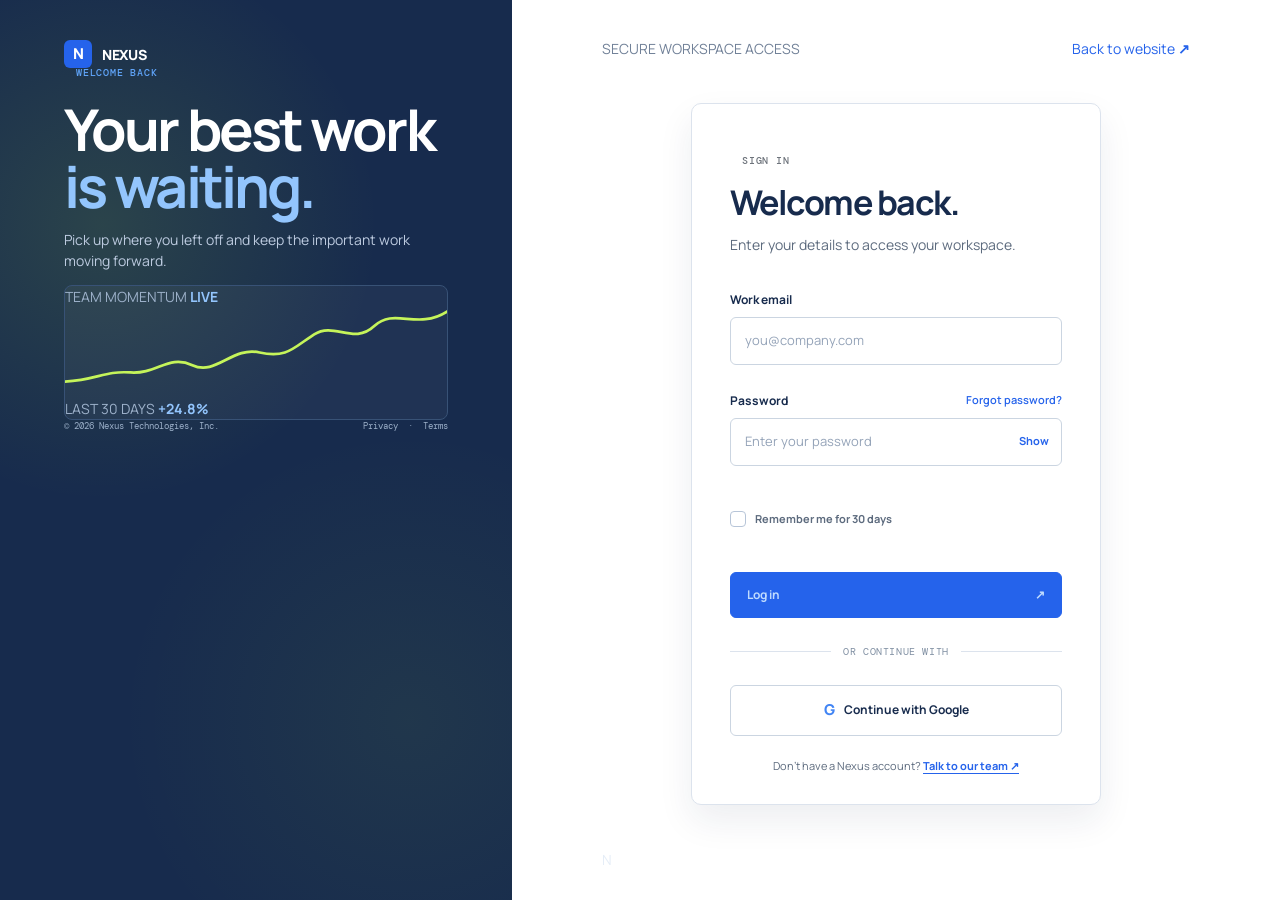
<file: index.html>
<!DOCTYPE html>
<html lang="en">
<head>
  <meta charset="UTF-8">

  <meta
    name="viewport"
    content="width=device-width, initial-scale=1.0"
  >

  <meta
    name="description"
    content="Nexus builds calm, intelligent operating systems for ambitious teams."
  >

  <meta name="theme-color" content="#111111">

  <title>Nexus — The operating system for what's next</title>

  <!-- Fonts -->
  <link rel="preconnect" href="https://fonts.googleapis.com">
  <link rel="preconnect" href="https://fonts.gstatic.com" crossorigin>

  <link
    href="https://fonts.googleapis.com/css2?family=DM+Mono:wght@400;500&family=Manrope:wght@400;500;600;700;800&display=swap"
    rel="stylesheet"
  >

  <!-- Styles -->
  <link rel="stylesheet" href="style.css">
  <link rel="stylesheet" href="standard.css">

  <!-- Authentication Guard -->
  <script>
    (() => {
      const isLoggedIn =
        sessionStorage.getItem("nexusLoggedIn") === "true";

      if (!isLoggedIn) {
        window.location.replace("login.html");
      }
    })();
  </script>
</head>

<body id="top">

  <!-- ========================================
       ANNOUNCEMENT
  ========================================= -->

  <aside
    class="announcement"
    aria-label="Product announcement"
  >
    <span
      class="pulse"
      aria-hidden="true"
    ></span>

    <span>Nexus 3.0 is live</span>

    <a href="platform.html">
      See what's new
      <span aria-hidden="true">↗</span>
    </a>
  </aside>


  <!-- ========================================
       HEADER
  ========================================= -->

  <header class="site-header">

    <nav
      class="nav container"
      aria-label="Main navigation"
    >

      <!-- Logo -->
      <a
        class="brand"
        href="#top"
        aria-label="Nexus home"
      >
        <span
          class="brand-mark"
          aria-hidden="true"
        >
          N
        </span>

        <span>NEXUS</span>
      </a>


      <!-- Mobile Menu Button -->
      <button
        class="menu-toggle"
        type="button"
        aria-label="Open navigation menu"
        aria-controls="primary-navigation"
        aria-expanded="false"
      >
        <span aria-hidden="true"></span>
        <span aria-hidden="true"></span>
      </button>


      <!-- Navigation Links -->
      <div
        class="nav-links"
        id="primary-navigation"
      >
        <a href="platform.html">Platform</a>
        <a href="solutions.html">Solutions</a>
        <a href="customers.html">Customers</a>
        <a href="company.html">Company</a>
      </div>


      <!-- Navigation Actions -->
      <div class="nav-actions">

        <a
          class="login"
          id="account-link"
          href="login.html"
        >
          Log in
        </a>

        <button
          class="login logout-button"
          id="logout-button"
          type="button"
          hidden
        >
          Log out
        </button>

        <a
          class="button button-dark"
          href="#contact"
        >
          Book a demo
          <span aria-hidden="true">↗</span>
        </a>

      </div>

    </nav>

  </header>


  <!-- ========================================
       MAIN
  ========================================= -->

  <main>

    <!-- ======================================
         HERO
    ======================================= -->

    <section
      class="hero container"
      aria-labelledby="hero-title"
    >

      <!-- Hero Copy -->
      <div class="hero-copy">

        <p class="eyebrow">
          <span
            class="eyebrow-line"
            aria-hidden="true"
          ></span>

          The modern operating system
        </p>


        <h1 id="hero-title">
          Make complexity
          <br>
          <em>feel simple.</em>
        </h1>


        <p class="hero-text">
          Nexus brings your people, projects, and performance
          into one intelligent workspace, so your team can focus
          on the work that moves the world forward.
        </p>


        <!-- Hero Actions -->
        <div class="hero-actions">

          <a
            class="button button-acid"
            href="#contact"
          >
            Start building
            <span aria-hidden="true">↗</span>
          </a>

          <a
            class="text-link"
            href="platform.html"
          >
            <span
              class="play"
              aria-hidden="true"
            >
              ▶
            </span>

            See Nexus in action
          </a>

        </div>


        <!-- Social Proof -->
        <div class="hero-note">

          <div
            class="avatars"
            aria-hidden="true"
          >
            <span>AJ</span>
            <span>MK</span>
            <span>SO</span>
            <span class="avatar-more">+</span>
          </div>

          <p>
            Trusted by 2,000+ teams
            <br>
            <strong>who think in possibilities.</strong>
          </p>

        </div>

      </div>


      <!-- ====================================
           DASHBOARD PREVIEW
      ===================================== -->

      <div
        class="hero-visual"
        aria-label="Nexus analytics dashboard preview"
      >

        <div
          class="visual-glow"
          aria-hidden="true"
        ></div>


        <div class="dashboard">

          <!-- Dashboard Header -->
          <div class="dash-top">

            <div class="dash-logo">
              <span
                class="mini-mark"
                aria-hidden="true"
              >
                N
              </span>

              Nexus
            </div>

            <div class="dash-user">
              <span
                class="online"
                aria-hidden="true"
              ></span>

              Olivia Chen

              <span
                class="chevron"
                aria-hidden="true"
              >
                ⌄
              </span>
            </div>

          </div>


          <div class="dash-body">

            <!-- Dashboard Sidebar -->
            <aside
              class="dash-sidebar"
              aria-label="Dashboard navigation"
            >

              <div class="side-active">
                <span aria-hidden="true">▦</span>
                <span>Overview</span>
              </div>

              <div>
                <span aria-hidden="true">⌁</span>
                <span>Workspace</span>
              </div>

              <div>
                <span aria-hidden="true">◫</span>
                <span>Reports</span>
              </div>

              <div>
                <span aria-hidden="true">♧</span>
                <span>People</span>
              </div>

              <div>
                <span aria-hidden="true">⚙</span>
                <span>Settings</span>
              </div>

              <div
                class="side-bottom"
                aria-label="Help"
              >
                ?
              </div>

            </aside>


            <!-- Dashboard Main -->
            <div class="dash-main">

              <!-- Dashboard Heading -->
              <div class="dash-heading">

                <div>
                  <span class="dash-kicker">
                    MONDAY, OCTOBER 14
                  </span>

                  <h2>
                    Good morning, Olivia
                    <span aria-hidden="true">✦</span>
                  </h2>
                </div>

                <button
                  class="dash-add"
                  type="button"
                >
                  + Add new
                </button>

              </div>


              <!-- Dashboard Stats -->
              <div class="dash-stats">

                <div>
                  <span>ACTIVE PROJECTS</span>
                  <strong>24</strong>
                  <small class="up">↑ 18.2%</small>
                </div>

                <div>
                  <span>TEAM CAPACITY</span>
                  <strong>86%</strong>
                  <small class="up">↑ 4.6%</small>
                </div>

                <div>
                  <span>ON-TIME DELIVERY</span>
                  <strong>94.8%</strong>
                  <small class="up">↑ 8.1%</small>
                </div>

              </div>


              <!-- Charts -->
              <div class="chart-row">

                <!-- Momentum Chart -->
                <section
                  class="chart-card"
                  aria-labelledby="momentum-title"
                >

                  <div class="card-label">

                    <span id="momentum-title">
                      PROJECT MOMENTUM
                    </span>

                    <span class="period">
                      Last 30 days
                      <span aria-hidden="true">⌄</span>
                    </span>

                  </div>


                  <div class="chart">

                    <div
                      class="chart-lines"
                      aria-hidden="true"
                    >
                      <i></i>
                      <i></i>
                      <i></i>
                      <i></i>
                    </div>


                    <svg
                      viewBox="0 0 440 140"
                      preserveAspectRatio="none"
                      role="img"
                      aria-label="Project momentum increased over the last 30 days"
                    >
                      <defs>
                        <linearGradient
                          id="momentum-fade"
                          x1="0"
                          y1="0"
                          x2="0"
                          y2="1"
                        >
                          <stop
                            offset="0%"
                            stop-color="#b9f43b"
                          />

                          <stop
                            offset="100%"
                            stop-color="#b9f43b"
                            stop-opacity="0"
                          />
                        </linearGradient>
                      </defs>

                      <path
                        d="M0 112
                           C38 105 47 111 76 91
                           S115 105 143 77
                           S185 87 213 62
                           S250 79 276 54
                           S315 60 338 40
                           S375 57 399 25
                           S425 33 440 10"
                        fill="none"
                        stroke="#b9f43b"
                        stroke-width="4"
                        stroke-linecap="round"
                      />

                      <path
                        d="M0 112
                           C38 105 47 111 76 91
                           S115 105 143 77
                           S185 87 213 62
                           S250 79 276 54
                           S315 60 338 40
                           S375 57 399 25
                           S425 33 440 10
                           V140
                           H0Z"
                        fill="url(#momentum-fade)"
                        opacity=".22"
                      />

                    </svg>

                  </div>


                  <div class="chart-days">
                    <span>SEP 15</span>
                    <span>SEP 22</span>
                    <span>SEP 29</span>
                    <span>OCT 06</span>
                    <span>OCT 14</span>
                  </div>

                </section>


                <!-- Team Pulse -->
                <section
                  class="progress-card"
                  aria-labelledby="pulse-title"
                >

                  <div class="card-label">

                    <span id="pulse-title">
                      TEAM PULSE
                    </span>

                    <span
                      class="dots"
                      aria-hidden="true"
                    >
                      •••
                    </span>

                  </div>


                  <div class="donut-wrap">

                    <div
                      class="donut"
                      role="img"
                      aria-label="Team pulse is 86 percent"
                    >
                      <b>
                        86<small>%</small>
                      </b>
                    </div>

                    <div>
                      <strong>On track</strong>
                      <span>Across all teams</span>
                    </div>

                  </div>


                  <div class="sentiment">

                    <span>Energy</span>

                    <i aria-hidden="true">
                      <b></b>
                    </i>

                    <em>High</em>

                  </div>


                  <div class="sentiment">

                    <span>Clarity</span>

                    <i aria-hidden="true">
                      <b></b>
                    </i>

                    <em>Strong</em>

                  </div>

                </section>

              </div>


              <!-- Recent Activity -->
              <section
                class="activity"
                aria-labelledby="activity-title"
              >

                <div class="card-label">

                  <span id="activity-title">
                    RECENT ACTIVITY
                  </span>

                  <a href="platform.html">
                    View all
                    <span aria-hidden="true">↗</span>
                  </a>

                </div>


                <div class="activity-item">

                  <span
                    class="activity-icon orange"
                    aria-hidden="true"
                  >
                    ↗
                  </span>

                  <p>
                    <strong>Launch campaign</strong>
                    hit a new milestone

                    <small>
                      2 min ago
                    </small>
                  </p>

                  <span
                    class="activity-people"
                    aria-hidden="true"
                  >
                    MC
                  </span>

                </div>


                <div class="activity-item">

                  <span
                    class="activity-icon blue"
                    aria-hidden="true"
                  >
                    ✦
                  </span>

                  <p>
                    <strong>Q4 planning</strong>
                    was updated by Maya

                    <small>
                      18 min ago
                    </small>
                  </p>

                  <span
                    class="activity-people purple"
                    aria-hidden="true"
                  >
                    MS
                  </span>

                </div>

              </section>

            </div>

          </div>

        </div>


        <!-- Floating Notification -->
        <div class="float-card">

          <span
            class="float-icon"
            aria-hidden="true"
          >
            ✦
          </span>

          <div>
            <strong>Nice work, team.</strong>
            <small>Momentum is up this week</small>
          </div>

          <span
            class="float-arrow"
            aria-hidden="true"
          >
            ↗
          </span>

        </div>

      </div>

    </section>


   

    <section
      class="logo-strip container"
      aria-label="Nexus customers"
    >

      <p>POWERING THE TEAMS BEHIND</p>

      <div
        class="logos"
        aria-label="Customer companies"
      >
        <span>◒ arcadia</span>
        <span>✳ northstar</span>
        <span>△ LUMA</span>
        <span>◈ vertex</span>
        <span>⊙ unframe</span>
      </div>

    </section>


    <section
      class="stats section"
      id="customers"
      aria-labelledby="stats-title"
    >

      <div class="container">

        <div class="stats-heading">

          <p class="eyebrow">
            <span
              class="eyebrow-line"
              aria-hidden="true"
            ></span>

            The Nexus effect
          </p>

          <h2 id="stats-title">
            Less busywork.
            <br>
            <em>More breakthrough.</em>
          </h2>

        </div>


        <div class="stat-list">

          <article>
            <strong>38%</strong>

            <span>
              less time spent
              <br>
              in status meetings
            </span>
          </article>


          <article>
            <strong>
              2.4<span aria-hidden="true">x</span>
            </strong>

            <span>
              faster decisions
              <br>
              across teams
            </span>
          </article>


          <article>
            <strong>
              94<span aria-hidden="true">%</span>
            </strong>

            <span>
              of customers
              <br>
              renew every year
            </span>
          </article>

        </div>

      </div>

    </section>



    <section
      class="case-study section"
      aria-labelledby="case-study-title"
    >

      <div class="container case-grid">

        <figure class="case-image">

          <img
            src="https://images.unsplash.com/photo-1556761175-b413da4baf72?auto=format&fit=crop&w=1200&q=85"
            alt="Team members collaborating around a table in a modern office."
            width="1200"
            height="800"
            loading="lazy"
            decoding="async"
          >

          <figcaption class="image-tag">
            CASE STUDY / ARCADIA
          </figcaption>

        </figure>


        <div class="case-copy">

          <p class="eyebrow">
            <span
              class="eyebrow-line"
              aria-hidden="true"
            ></span>

            Customer story
          </p>


          <h2 id="case-study-title">
            “Nexus gave us
            <br>
            <em>our momentum back.</em>”
          </h2>


          <blockquote>
            <p>
              “We stopped asking what was happening and
              started deciding what to do next. That shift
              changed the pace of our entire company.”
            </p>
          </blockquote>


          <div class="person">

            <span
              class="person-avatar"
              aria-hidden="true"
            >
              ER
            </span>

            <div>
              <strong>Elena Rios</strong>
              <span>Chief of Staff, Arcadia</span>
            </div>

          </div>


          <a
            class="arrow-link"
            href="#contact"
          >
            Read the full story
            <span aria-hidden="true">↗</span>
          </a>

        </div>

      </div>

    </section>



    <section
      class="cta section"
      id="contact"
      aria-labelledby="cta-title"
    >

      <div class="container cta-inner">

        <div
          class="cta-orbit orbit-one"
          aria-hidden="true"
        ></div>

        <div
          class="cta-orbit orbit-two"
          aria-hidden="true"
        ></div>


        <p class="eyebrow light">

          <span
            class="eyebrow-line"
            aria-hidden="true"
          ></span>

          Your next chapter

        </p>


        <h2 id="cta-title">
          Ready to make
          <br>
          <em>work work better?</em>
        </h2>


        <p>
          Join the teams building what comes next.
        </p>


        <div class="hero-actions">

          <a
            class="button button-acid"
            href="mailto:hello@nexus.work"
          >
            Book a demo
            <span aria-hidden="true">↗</span>
          </a>

          <a
            class="button button-outline"
            href="mailto:hello@nexus.work"
          >
            Talk to our team
            <span aria-hidden="true">↗</span>
          </a>

        </div>

      </div>

    </section>

  </main>


  

  <footer
    class="footer"
    id="footer"
  >

    <div
      class="container footer-top"
      id="company"
    >

      <!-- Footer Brand -->
      <div class="footer-brand">

        <a
          class="brand brand-footer"
          href="#top"
          aria-label="Nexus home"
        >
          <span
            class="brand-mark"
            aria-hidden="true"
          >
            N
          </span>

          <span>NEXUS</span>
        </a>

        <p>
          Tools for the
          <br>
          work that matters.
        </p>

      </div>


      <!-- Footer Links -->
      <div class="footer-links">

        <div>
          <b>Explore</b>

          <a href="platform.html">Platform</a>
          <a href="solutions.html">Solutions</a>
          <a href="customers.html">Customers</a>
        </div>


        <div>
          <b>Company</b>

          <a href="company.html">About us</a>

          <a href="#contact">
            Careers
            <small>We're hiring</small>
          </a>

          <a href="mailto:hello@nexus.work">
            Contact
          </a>
        </div>


        <div>
          <b>Follow</b>

          <!-- Replace these placeholder links with your real social URLs -->
          <a href="#footer">
            LinkedIn
            <span aria-hidden="true">↗</span>
          </a>

          <a href="#footer">
            Instagram
            <span aria-hidden="true">↗</span>
          </a>

          <a href="#footer">
            X / Twitter
            <span aria-hidden="true">↗</span>
          </a>
        </div>

      </div>

    </div>


    <!-- Footer Bottom -->
    <div class="container footer-bottom">

      <span>
        © 2026 Nexus Technologies, Inc.
      </span>

      <nav aria-label="Legal navigation">

        <a href="#footer">Privacy</a>

        <span aria-hidden="true">·</span>

        <a href="#footer">Terms</a>

        <span aria-hidden="true">·</span>

        <a href="#footer">Security</a>

      </nav>

      <span>
        Made for momentum
        <b aria-hidden="true">↗</b>
      </span>

    </div>

  </footer>


 
  <script>
    document.addEventListener("DOMContentLoaded", () => {


      const menuToggle =
        document.querySelector(".menu-toggle");

      const navLinks =
        document.querySelector(".nav-links");

      if (menuToggle && navLinks) {

        const closeMenu = () => {
          menuToggle.setAttribute(
            "aria-expanded",
            "false"
          );

          menuToggle.setAttribute(
            "aria-label",
            "Open navigation menu"
          );

          navLinks.classList.remove("open");
        };


        menuToggle.addEventListener("click", () => {

          const isOpen =
            menuToggle.getAttribute("aria-expanded") === "true";

          menuToggle.setAttribute(
            "aria-expanded",
            String(!isOpen)
          );

          menuToggle.setAttribute(
            "aria-label",
            isOpen
              ? "Open navigation menu"
              : "Close navigation menu"
          );

          navLinks.classList.toggle(
            "open",
            !isOpen
          );

        });


        navLinks
          .querySelectorAll("a")
          .forEach(link => {
            link.addEventListener(
              "click",
              closeMenu
            );
          });


        document.addEventListener(
          "keydown",
          event => {

            if (event.key === "Escape") {
              closeMenu();
            }

          }
        );

      }

      const accountLink =
        document.querySelector("#account-link");

      const logoutButton =
        document.querySelector("#logout-button");

      const isLoggedIn =
        sessionStorage.getItem("nexusLoggedIn") === "true";


      if (isLoggedIn) {

        if (accountLink) {
          accountLink.textContent = "Logged in";
          accountLink.href = "#top";
          accountLink.setAttribute(
            "aria-label",
            "Account — logged in"
          );
        }

        if (logoutButton) {
          logoutButton.hidden = false;
        }

      }


      if (logoutButton) {

        logoutButton.addEventListener(
          "click",
          () => {

            sessionStorage.removeItem(
              "nexusLoggedIn"
            );

            window.location.replace(
              "login.html"
            );

          }
        );

      }

    });
  </script>

</body>
</html>
</file>
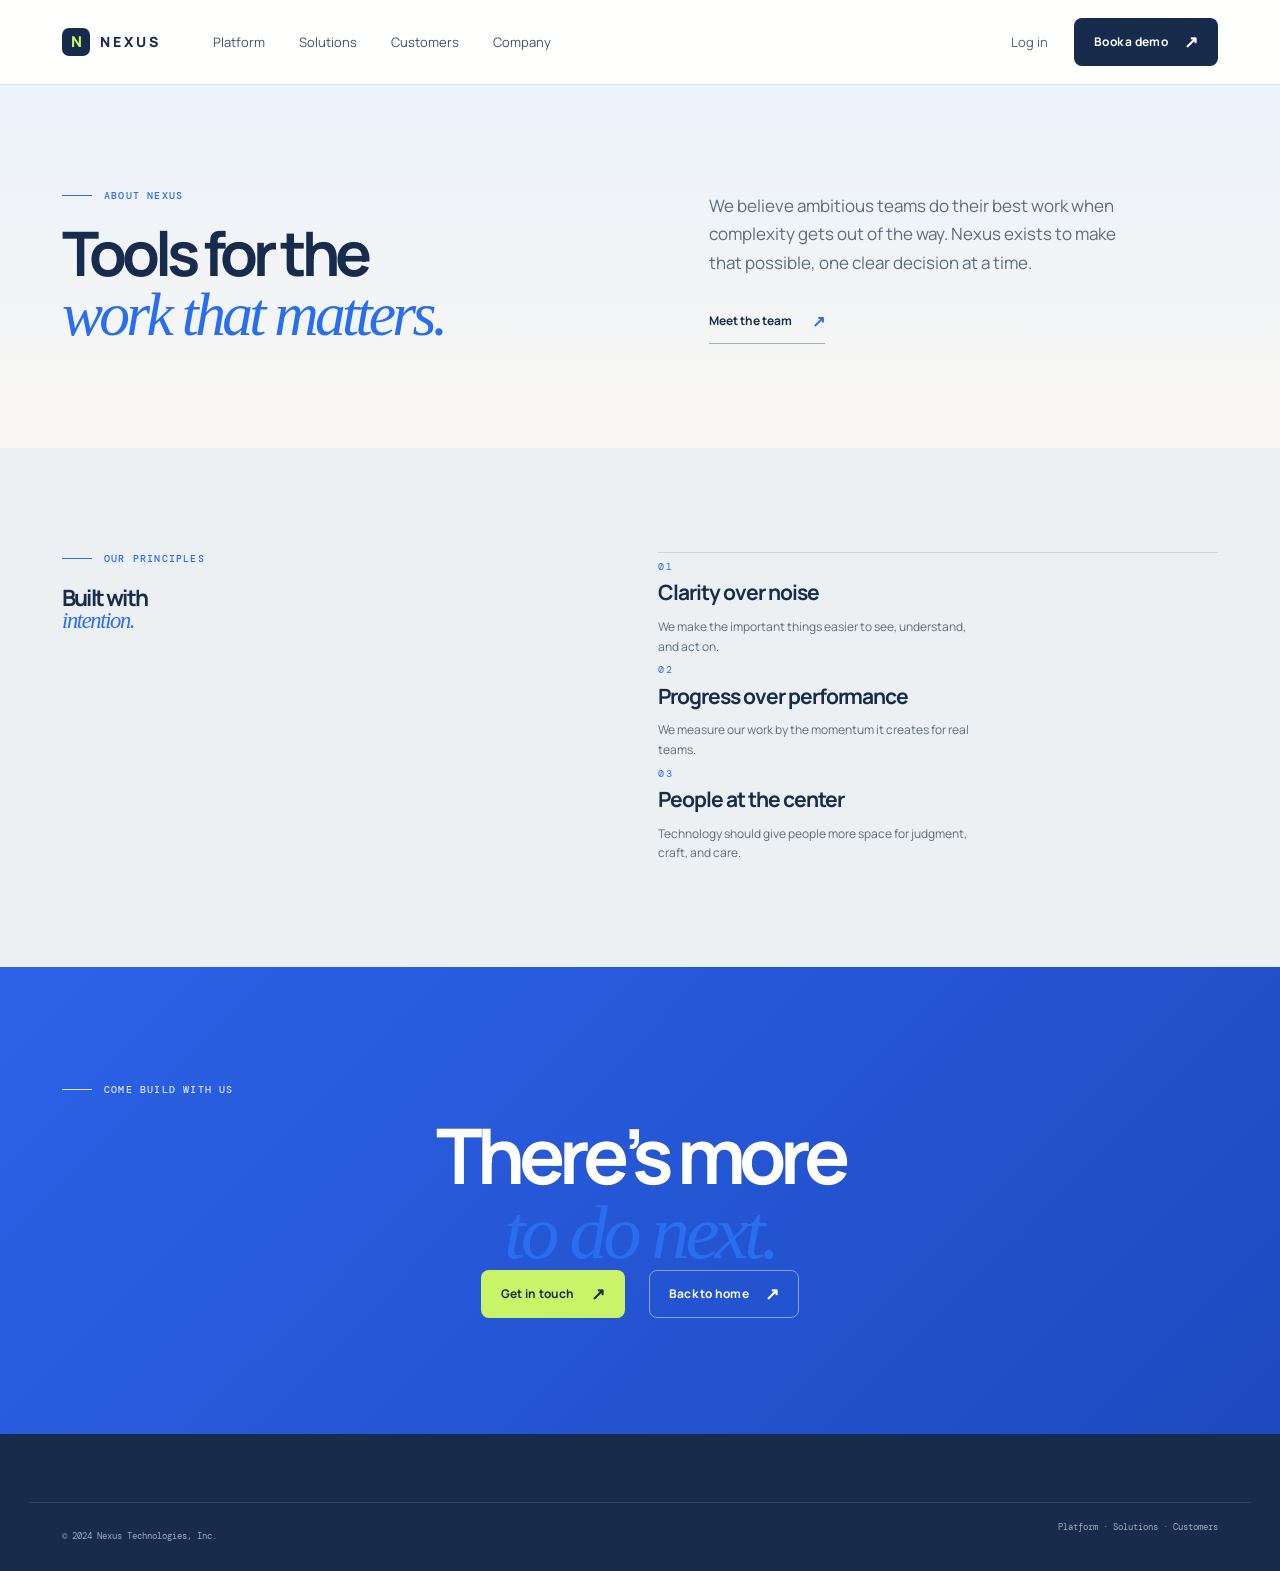
<file: company.html>
<!DOCTYPE html>
<html lang="en">
<head>
  <meta charset="UTF-8">

  <meta
    name="viewport"
    content="width=device-width, initial-scale=1.0"
  >

  <meta
    name="description"
    content="Learn how Nexus helps ambitious teams build clear, intentional momentum."
  >

  <meta name="theme-color" content="#111111">

  <title>Company — Nexus</title>

  <!-- Fonts -->
  <link rel="preconnect" href="https://fonts.googleapis.com">
  <link rel="preconnect" href="https://fonts.gstatic.com" crossorigin>

  <link
    href="https://fonts.googleapis.com/css2?family=DM+Mono:wght@400;500&family=Manrope:wght@400;500;600;700;800&display=swap"
    rel="stylesheet"
  >

  <!-- Styles -->
  <link rel="stylesheet" href="style.css">
  <link rel="stylesheet" href="standard.css">
</head>

<body>

  <!-- Site Header -->
  <header class="site-header">
    <nav
      class="nav container"
      aria-label="Main navigation"
    >
      <!-- Brand -->
      <a
        class="brand"
        href="index.html"
        aria-label="Nexus home"
      >
        <span class="brand-mark" aria-hidden="true">N</span>
        <span>NEXUS</span>
      </a>

      <!-- Primary Navigation -->
      <div class="nav-links">
        <a href="platform.html">Platform</a>
        <a href="solutions.html">Solutions</a>
        <a href="customers.html">Customers</a>
        <a href="company.html" aria-current="page">Company</a>
      </div>

      <!-- Header Actions -->
      <div class="nav-actions">
        <a class="login" href="login.html">
          Log in
        </a>

        <a
          class="button button-dark"
          href="index.html#contact"
        >
          Book a demo
          <span aria-hidden="true">↗</span>
        </a>
      </div>
    </nav>
  </header>

  <main>

    <!-- Introduction -->
    <section
      class="intro section"
      aria-labelledby="company-heading"
    >
      <div class="container intro-grid">

        <div>
          <p class="eyebrow">
            <span class="eyebrow-line" aria-hidden="true"></span>
            About Nexus
          </p>

          <h1
            id="company-heading"
            class="platform-title"
          >
            Tools for the
            <br>
            <em>work that matters.</em>
          </h1>
        </div>

        <div>
          <p class="section-lead">
            We believe ambitious teams do their best work when
            complexity gets out of the way. Nexus exists to make
            that possible, one clear decision at a time.
          </p>

          <a
            class="arrow-link"
            href="mailto:hello@nexus.work"
          >
            Meet the team
            <span aria-hidden="true">↗</span>
          </a>
        </div>

      </div>
    </section>

    <!-- Principles -->
    <section
      class="platform-detail section"
      aria-labelledby="principles-heading"
    >
      <div class="container detail-grid">

        <div>
          <p class="eyebrow">
            <span class="eyebrow-line" aria-hidden="true"></span>
            Our principles
          </p>

          <h2 id="principles-heading">
            Built with
            <br>
            <em>intention.</em>
          </h2>
        </div>

        <div class="detail-list">

          <article>
            <b aria-hidden="true">01</b>

            <div>
              <h3>Clarity over noise</h3>

              <p>
                We make the important things easier to see,
                understand, and act on.
              </p>
            </div>
          </article>

          <article>
            <b aria-hidden="true">02</b>

            <div>
              <h3>Progress over performance</h3>

              <p>
                We measure our work by the momentum it creates
                for real teams.
              </p>
            </div>
          </article>

          <article>
            <b aria-hidden="true">03</b>

            <div>
              <h3>People at the center</h3>

              <p>
                Technology should give people more space for
                judgment, craft, and care.
              </p>
            </div>
          </article>

        </div>
      </div>
    </section>

    <!-- Call to Action -->
    <section
      class="cta section"
      aria-labelledby="cta-heading"
    >
      <div class="container cta-inner">

        <p class="eyebrow light">
          <span class="eyebrow-line" aria-hidden="true"></span>
          Come build with us
        </p>

        <h2 id="cta-heading">
          There’s more
          <br>
          <em>to do next.</em>
        </h2>

        <div class="hero-actions">

          <a
            class="button button-acid"
            href="mailto:hello@nexus.work"
          >
            Get in touch
            <span aria-hidden="true">↗</span>
          </a>

          <a
            class="button button-outline"
            href="index.html"
          >
            Back to home
            <span aria-hidden="true">↗</span>
          </a>

        </div>

      </div>
    </section>

  </main>

  <!-- Footer -->
  <footer class="footer">
    <div class="container footer-bottom">

      <p>
        © 2024 Nexus Technologies, Inc.
      </p>

      <nav aria-label="Footer navigation">
        <a href="platform.html">Platform</a>
        <span aria-hidden="true">·</span>

        <a href="solutions.html">Solutions</a>
        <span aria-hidden="true">·</span>

        <a href="customers.html">Customers</a>
      </nav>

    </div>
  </footer>

</body>
</html>
</file>
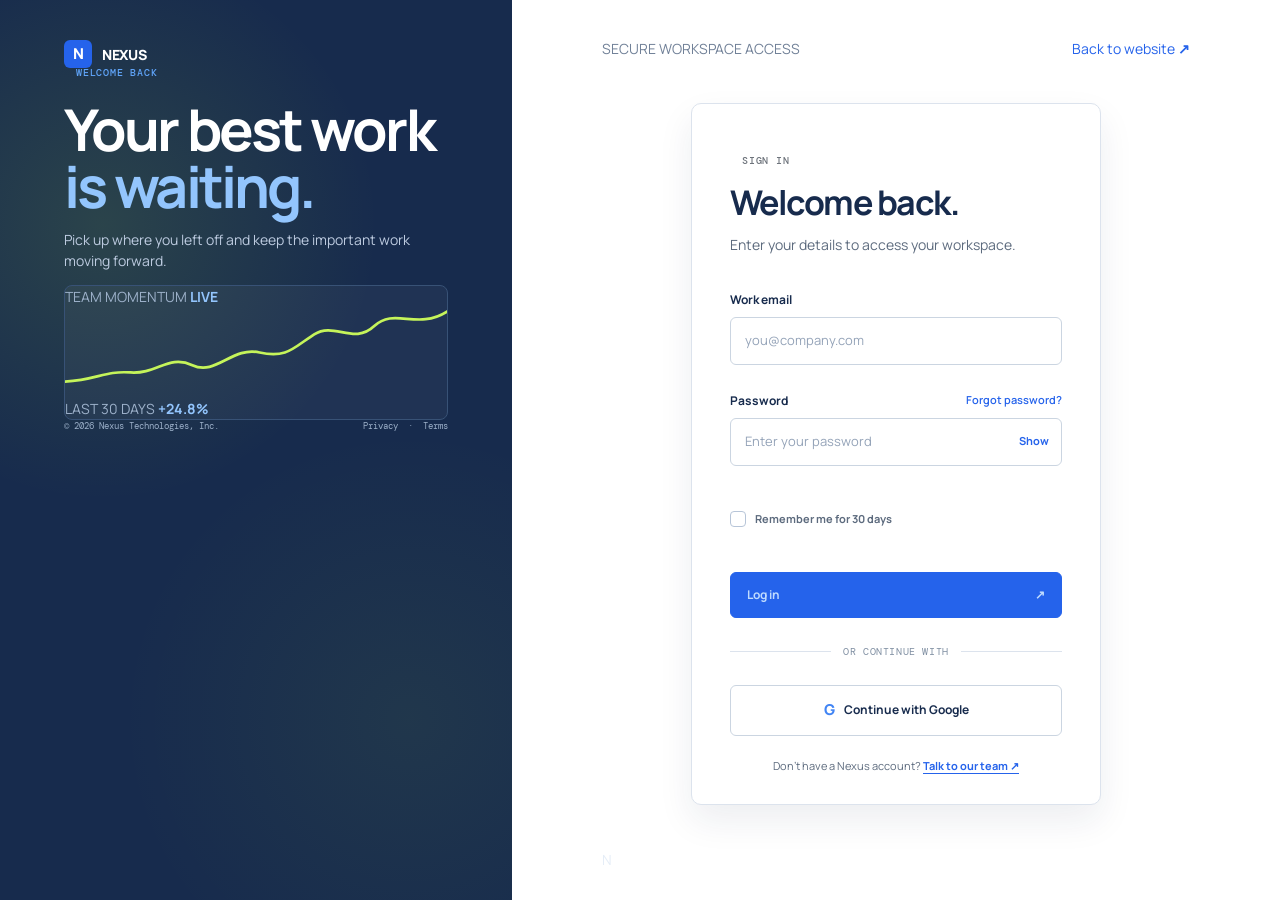
<file: login.html>
<!DOCTYPE html>
<html lang="en">

<head>
  <meta charset="UTF-8">

  <meta
    name="viewport"
    content="width=device-width, initial-scale=1.0"
  >

  <meta
    name="description"
    content="Securely log in to your Nexus workspace."
  >

  <meta
    name="theme-color"
    content="#111111"
  >

  <title>Log in — Nexus</title>


  <!-- ========================================
       FONTS
  ========================================= -->

  <link rel="preconnect" href="https://fonts.googleapis.com">
  <link
    rel="preconnect"
    href="https://fonts.gstatic.com"
    crossorigin
  >

  <link
    href="https://fonts.googleapis.com/css2?family=DM+Mono:wght@400;500&family=Manrope:wght@400;500;600;700;800&display=swap"
    rel="stylesheet"
  >


  <!-- ========================================
       STYLES
  ========================================= -->

  <link
    rel="stylesheet"
    href="login.css"
  >

  <link
    rel="stylesheet"
    href="standard-login.css"
  >
</head>


<body>

  <main class="login-shell">

    <!-- ======================================
         LEFT / STORY PANEL
    ======================================= -->

    <section
      class="login-story"
      aria-labelledby="story-title"
    >

      <!-- Brand -->
      <a
        class="brand"
        href="index.html"
        aria-label="Back to Nexus home"
      >

        <span
          class="brand-mark"
          aria-hidden="true"
        >
          N
        </span>

        <span>NEXUS</span>

      </a>


      <!-- Story Content -->
      <div class="story-content">

        <p class="eyebrow">
          <span
            aria-hidden="true"
          ></span>

          Welcome back
        </p>


        <h1 id="story-title">
          Your best work
          <br>
          <em>is waiting.</em>
        </h1>


        <p class="story-copy">
          Pick up where you left off and keep the
          important work moving forward.
        </p>


        <!-- Momentum Card -->
        <div
          class="signal-card"
          aria-label="Team momentum has increased by 24.8 percent over the last 30 days"
        >

          <div class="signal-head">

            <span>
              TEAM MOMENTUM
            </span>

            <b>
              LIVE
            </b>

          </div>


          <div class="signal-graph">

            <i aria-hidden="true"></i>
            <i aria-hidden="true"></i>
            <i aria-hidden="true"></i>
            <i aria-hidden="true"></i>
            <i aria-hidden="true"></i>
            <i aria-hidden="true"></i>
            <i aria-hidden="true"></i>


            <svg
              viewBox="0 0 420 100"
              preserveAspectRatio="none"
              role="img"
              aria-label="Upward team momentum graph"
            >

              <path
                d="M0 82
                   C36 80 43 70 72 72
                   S114 52 140 64
                   S184 43 214 50
                   S252 44 274 30
                   S318 42 340 21
                   S387 26 420 5"
                fill="none"
                stroke="#c5f45a"
                stroke-width="3"
                stroke-linecap="round"
              />

            </svg>

          </div>


          <div class="signal-foot">

            <span>
              LAST 30 DAYS
            </span>

            <strong>
              +24.8%
            </strong>

          </div>

        </div>

      </div>


      <!-- Story Footer -->
      <footer class="story-footer">

        <span>
          © 2026 Nexus Technologies, Inc.
        </span>

        <span>
          <a href="#privacy">
            Privacy
          </a>

          <i aria-hidden="true">
            ·
          </i>

          <a href="#terms">
            Terms
          </a>
        </span>

      </footer>

    </section>


    <!-- ======================================
         LOGIN PANEL
    ======================================= -->

    <section
      class="login-panel"
      aria-labelledby="login-title"
    >

      <!-- Panel Header -->
      <header class="panel-top">

        <span>
          SECURE WORKSPACE ACCESS
        </span>

        <a href="index.html">
          Back to website
          <b aria-hidden="true">↗</b>
        </a>

      </header>


      <!-- Login Form -->
      <div class="form-wrap">

        <div class="form-intro">

          <p class="eyebrow">

            <span
              aria-hidden="true"
            ></span>

            Sign in

          </p>


          <h2 id="login-title">
            Welcome back.
          </h2>


          <p>
            Enter your details to access your workspace.
          </p>

        </div>


        <form
          id="login-form"
          novalidate
        >

          <!-- Email -->
          <div class="form-field">

            <label for="email">
              Work email
            </label>

            <input
              id="email"
              name="email"
              type="text"
              autocomplete="email"
              inputmode="email"
              placeholder="you@company.com"
              required
              aria-describedby="email-error"
            >

            <small
              class="field-error"
              id="email-error"
              aria-live="polite"
            ></small>

          </div>


          <!-- Password -->
          <div class="form-field">

            <div class="password-label">

              <label for="password">
                Password
              </label>

              <a
                href="mailto:hello@nexus.work?subject=Password%20reset%20request"
              >
                Forgot password?
              </a>

            </div>


            <div class="password-input">

              <input
                id="password"
                name="password"
                type="password"
                autocomplete="current-password"
                placeholder="Enter your password"
                required
                aria-describedby="password-error"
              >


              <button
                type="button"
                id="password-toggle"
                aria-label="Show password"
                aria-pressed="false"
              >
                Show
              </button>

            </div>


            <small
              class="field-error"
              id="password-error"
              aria-live="polite"
            ></small>

          </div>


          <!-- Remember Me -->
          <label class="remember">

            <input
              type="checkbox"
              name="remember"
              id="remember"
            >

            <span
              class="checkmark"
              aria-hidden="true"
            ></span>

            <span>
              Remember me for 30 days
            </span>

          </label>


          <!-- Submit -->
          <button
            class="submit-button"
            type="submit"
            id="submit-button"
          >

            <span>
              Log in
            </span>

            <span aria-hidden="true">
              ↗
            </span>

          </button>


          <!-- Form Status -->
          <p
            class="form-message"
            id="form-message"
            role="status"
            aria-live="polite"
          ></p>

        </form>


        <!-- Divider -->
        <div
          class="divider"
          role="separator"
        >
          <span>
            or continue with
          </span>
        </div>


        <!-- Google -->
        <button
          class="sso-button"
          type="button"
          id="google-login"
        >

          <span
            class="google-mark"
            aria-hidden="true"
          >
            G
          </span>

          <span>
            Continue with Google
          </span>

        </button>


        <!-- Sign Up -->
        <p class="signup">

          Don't have a Nexus account?

          <a href="mailto:hello@nexus.work">
            Talk to our team

            <span aria-hidden="true">
              ↗
            </span>

          </a>

        </p>

      </div>


      <!-- Decorative Mark -->
      <div
        class="panel-mark"
        aria-hidden="true"
      >
        N
      </div>

    </section>

  </main>


  <!-- ========================================
       JAVASCRIPT
  ========================================= -->

  <script>
    (() => {
      "use strict";

      /* ----------------------------------------
         Elements
      ---------------------------------------- */

      const form =
        document.getElementById("login-form");

      const emailInput =
        document.getElementById("email");

      const passwordInput =
        document.getElementById("password");

      const passwordToggle =
        document.getElementById("password-toggle");

      const rememberInput =
        document.getElementById("remember");

      const submitButton =
        document.getElementById("submit-button");

      const googleButton =
        document.getElementById("google-login");

      const message =
        document.getElementById("form-message");

      const emailError =
        document.getElementById("email-error");

      const passwordError =
        document.getElementById("password-error");


      /* ----------------------------------------
         Password Visibility
      ---------------------------------------- */

      passwordToggle.addEventListener(
        "click",
        () => {

          const shouldShow =
            passwordInput.type === "password";

          passwordInput.type =
            shouldShow ? "text" : "password";

          passwordToggle.textContent =
            shouldShow ? "Hide" : "Show";

          passwordToggle.setAttribute(
            "aria-label",
            shouldShow
              ? "Hide password"
              : "Show password"
          );

          passwordToggle.setAttribute(
            "aria-pressed",
            String(shouldShow)
          );

        }
      );


      /* ----------------------------------------
         Clear Errors
      ---------------------------------------- */

      const clearErrors = () => {

        emailError.textContent = "";
        passwordError.textContent = "";
        message.textContent = "";

        emailInput.removeAttribute(
          "aria-invalid"
        );

        passwordInput.removeAttribute(
          "aria-invalid"
        );

      };


      /* ----------------------------------------
         Validation
      ---------------------------------------- */

      const validateForm = () => {

        clearErrors();

        let valid = true;


        if (!emailInput.value.trim()) {

          emailError.textContent =
            "Please enter your work email.";

          emailInput.setAttribute(
            "aria-invalid",
            "true"
          );

          valid = false;

        }


        if (!passwordInput.value) {

          passwordError.textContent =
            "Please enter your password.";

          passwordInput.setAttribute(
            "aria-invalid",
            "true"
          );

          valid = false;

        }


        return valid;

      };


      /* ----------------------------------------
         Login
      ---------------------------------------- */

      form.addEventListener(
        "submit",
        event => {

          event.preventDefault();


          if (!validateForm()) {

            const firstInvalid =
              form.querySelector(
                '[aria-invalid="true"]'
              );

            firstInvalid?.focus();

            return;

          }


          const email =
            emailInput.value
              .trim()
              .toLowerCase();


          /*
            DEMO AUTHENTICATION

            This stores a session flag only.
            It is NOT secure authentication.

            A production application should send
            credentials to a backend/API and allow
            the server to validate the account.
          */

          submitButton.disabled = true;

          submitButton.querySelector(
            "span:first-child"
          ).textContent = "Signing in...";


          sessionStorage.setItem(
            "nexusLoggedIn",
            "true"
          );


          if (rememberInput.checked) {

            localStorage.setItem(
              "nexusRememberedEmail",
              email
            );

          } else {

            localStorage.removeItem(
              "nexusRememberedEmail"
            );

          }


          message.textContent =
            "Login successful. Redirecting...";


          window.setTimeout(
            () => {
              window.location.replace(
                "index.html"
              );
            },
            500
          );

        }
      );


      /* ----------------------------------------
         Google Sign-In
      ---------------------------------------- */

      googleButton.addEventListener(
        "click",
        () => {

          message.textContent =
            "Google sign-in is not configured for this demo.";

        }
      );


      /* ----------------------------------------
         Restore Remembered Email
      ---------------------------------------- */

      const rememberedEmail =
        localStorage.getItem(
          "nexusRememberedEmail"
        );

      if (rememberedEmail) {

        emailInput.value =
          rememberedEmail;

        rememberInput.checked =
          true;

      }

    })();
  </script>

</body>
</html>
</file>
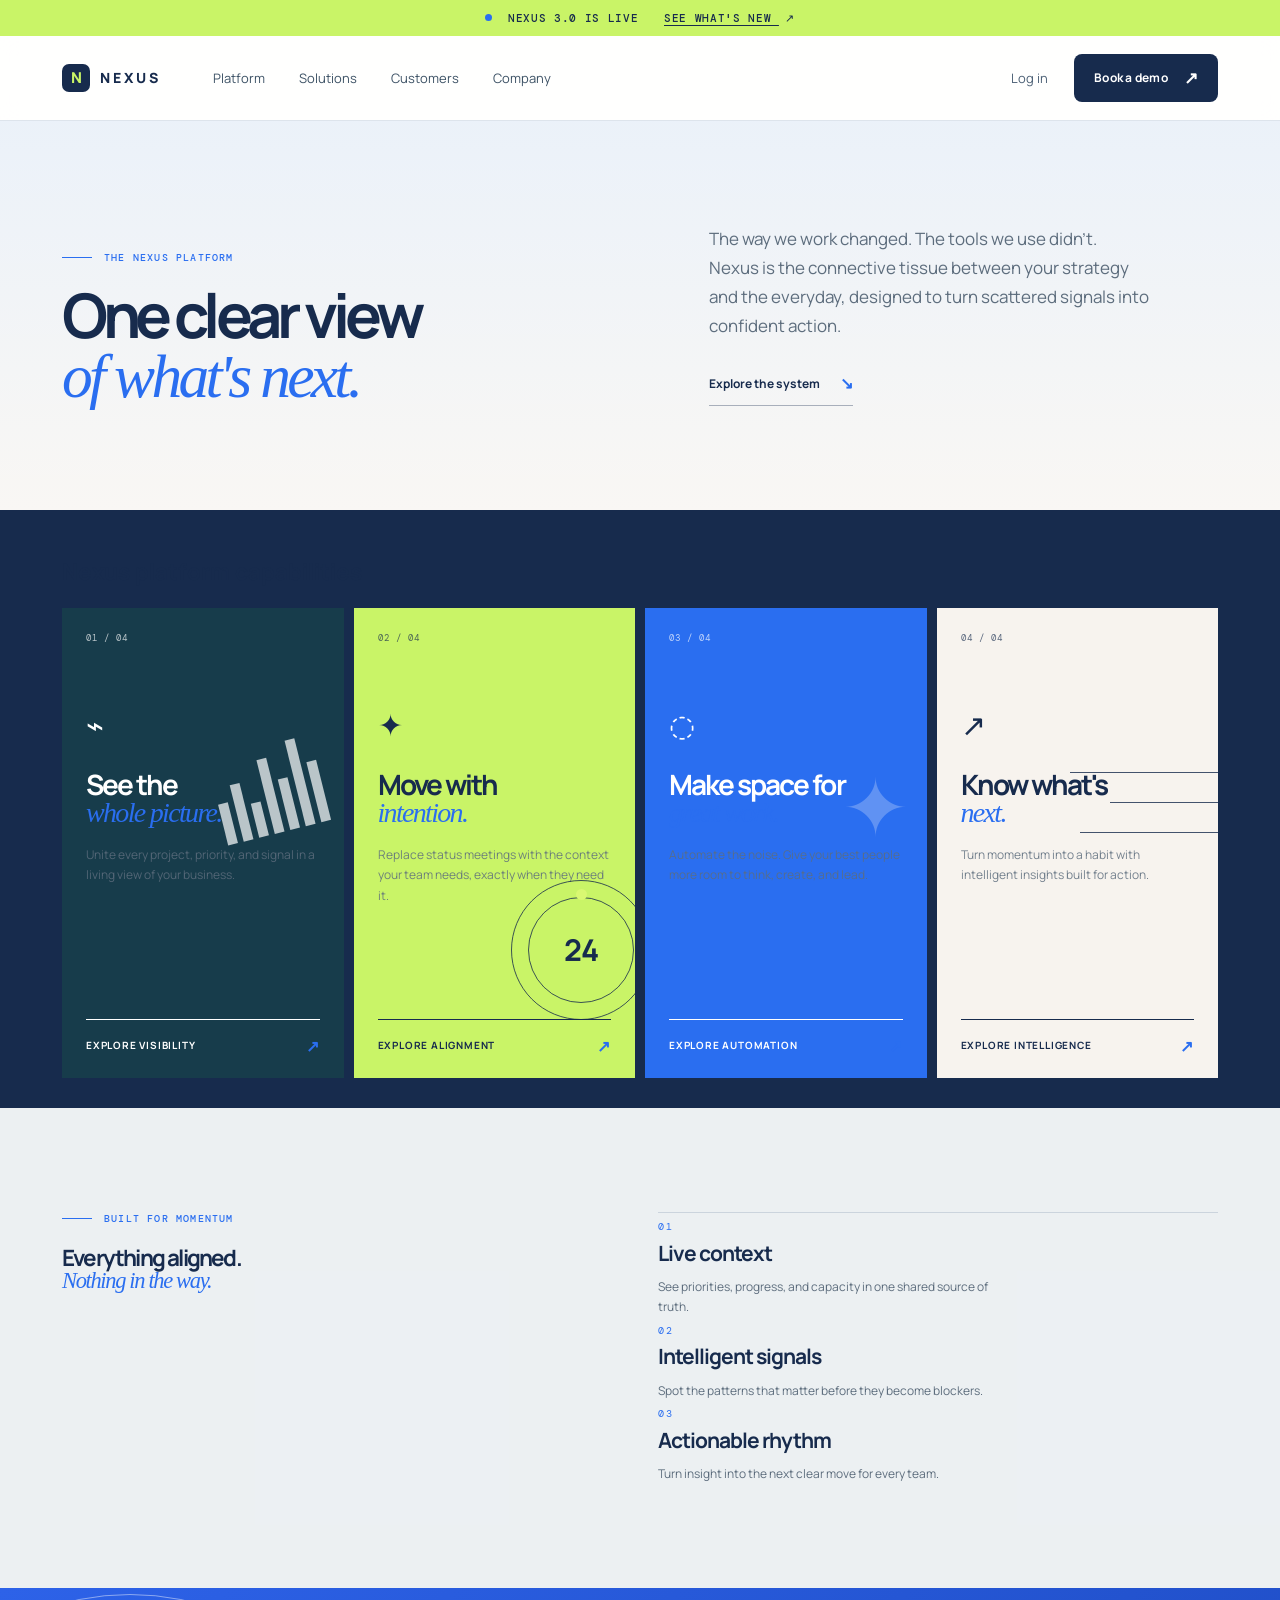
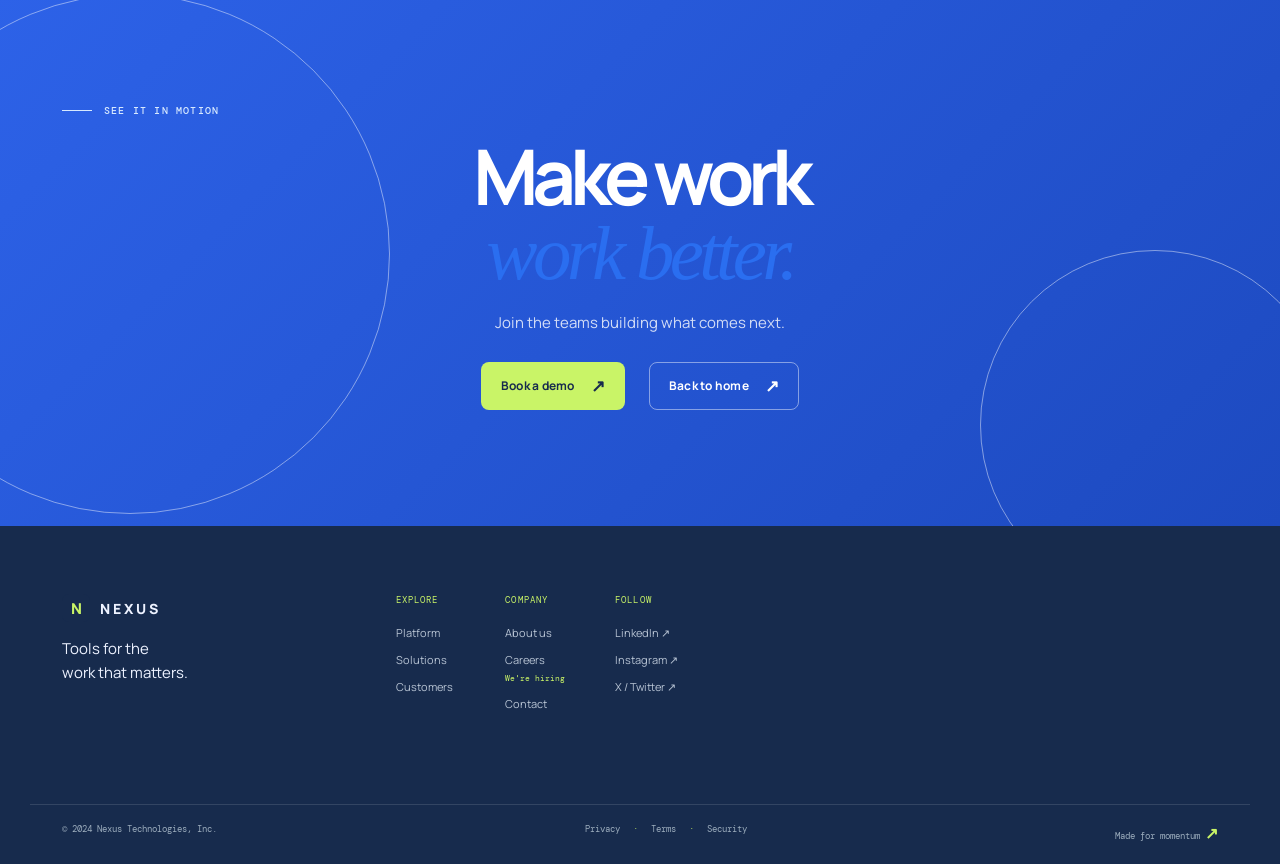
<file: platform.html>
<!DOCTYPE html>
<html lang="en">
<head>
  <meta charset="UTF-8">

  <meta
    name="viewport"
    content="width=device-width, initial-scale=1.0"
  >

  <meta
    name="description"
    content="Explore the Nexus operating platform for ambitious teams."
  >

  <meta name="theme-color" content="#172b4d">

  <title>Platform — Nexus</title>

  <!-- Fonts -->
  <link rel="preconnect" href="https://fonts.googleapis.com">
  <link rel="preconnect" href="https://fonts.gstatic.com" crossorigin>

  <link
    href="https://fonts.googleapis.com/css2?family=DM+Mono:wght@400;500&family=Manrope:wght@400;500;600;700;800&display=swap"
    rel="stylesheet"
  >

  <!-- Styles -->
  <link rel="stylesheet" href="style.css">
  <link rel="stylesheet" href="standard.css">
</head>

<body>

  <!-- =====================================================
       ANNOUNCEMENT
       ===================================================== -->

  <div class="announcement" role="status">
    <span class="pulse" aria-hidden="true"></span>

    <span>Nexus 3.0 is live</span>

    <a href="#solutions">
      See what's new
      <span aria-hidden="true">↗</span>
    </a>
  </div>


  <!-- =====================================================
       HEADER
       ===================================================== -->

  <header class="site-header">
    <nav
      class="nav container"
      aria-label="Main navigation"
    >

      <!-- Brand -->
      <a
        class="brand"
        href="index.html"
        aria-label="Nexus home"
      >
        <span
          class="brand-mark"
          aria-hidden="true"
        >
          N
        </span>

        <span>NEXUS</span>
      </a>


      <!-- Mobile menu button -->
      <button
        class="menu-toggle"
        type="button"
        aria-label="Open navigation menu"
        aria-expanded="false"
        aria-controls="primary-navigation"
      >
        <span aria-hidden="true"></span>
        <span aria-hidden="true"></span>
      </button>


      <!-- Navigation links -->
      <div
        class="nav-links"
        id="primary-navigation"
      >
        <a
          href="platform.html"
          aria-current="page"
        >
          Platform
        </a>

        <a href="#solutions">
          Solutions
        </a>

        <a href="index.html#customers">
          Customers
        </a>

        <a href="index.html#company">
          Company
        </a>
      </div>


      <!-- Navigation actions -->
      <div class="nav-actions">

        <a
          class="login"
          href="login.html"
        >
          Log in
        </a>

        <a
          class="button button-dark"
          href="index.html#contact"
        >
          Book a demo
          <span aria-hidden="true">↗</span>
        </a>

      </div>

    </nav>
  </header>


  <!-- =====================================================
       MAIN CONTENT
       ===================================================== -->

  <main id="top">

    <!-- ===================================================
         INTRO
         =================================================== -->

    <section class="intro section">
      <div class="container intro-grid">

        <div>
          <p class="eyebrow">
            <span
              class="eyebrow-line"
              aria-hidden="true"
            ></span>

            The Nexus platform
          </p>

          <h1 class="platform-title">
            One clear view
            <br>
            <em>of what's next.</em>
          </h1>
        </div>


        <div>
          <p class="section-lead">
            The way we work changed. The tools we use didn't.
            Nexus is the connective tissue between your strategy
            and the everyday, designed to turn scattered signals
            into confident action.
          </p>

          <a
            class="arrow-link"
            href="#solutions"
          >
            Explore the system
            <span aria-hidden="true">↘</span>
          </a>
        </div>

      </div>
    </section>


    <!-- ===================================================
         FEATURES
         =================================================== -->

    <section
      class="features section"
      id="solutions"
      aria-labelledby="features-title"
    >

      <div class="container">

        <h2
          id="features-title"
          class="sr-only"
        >
          Nexus platform capabilities
        </h2>

        <div class="feature-grid">


          <!-- Feature 01 -->
          <article class="feature feature-dark">

            <div class="feature-number">
              01 / 04
            </div>

            <div
              class="feature-symbol"
              aria-hidden="true"
            >
              ⌁
            </div>

            <h3>
              See the
              <br>
              <em>whole picture.</em>
            </h3>

            <p>
              Unite every project, priority, and signal
              in a living view of your business.
            </p>

            <a
              class="feature-link"
              href="index.html#contact"
            >
              Explore visibility
              <span aria-hidden="true">↗</span>
            </a>

            <div
              class="mini-bars"
              aria-hidden="true"
            >
              <i></i>
              <i></i>
              <i></i>
              <i></i>
              <i></i>
              <i></i>
              <i></i>
            </div>

          </article>


          <!-- Feature 02 -->
          <article class="feature feature-yellow">

            <div class="feature-number">
              02 / 04
            </div>

            <div
              class="feature-symbol"
              aria-hidden="true"
            >
              ✦
            </div>

            <h3>
              Move with
              <br>
              <em>intention.</em>
            </h3>

            <p>
              Replace status meetings with the context
              your team needs, exactly when they need it.
            </p>

            <a
              class="feature-link"
              href="index.html#contact"
            >
              Explore alignment
              <span aria-hidden="true">↗</span>
            </a>

            <div
              class="orbit"
              aria-hidden="true"
            >
              <span></span>
              <b>24</b>
            </div>

          </article>


          <!-- Feature 03 -->
          <article class="feature feature-coral">

            <div class="feature-number">
              03 / 04
            </div>

            <div
              class="feature-symbol"
              aria-hidden="true"
            >
              ◌
            </div>

            <h3>
              Make space for
              <br>
              <em>great work.</em>
            </h3>

            <p>
              Automate the noise. Give your best people
              more room to think, create, and lead.
            </p>

            <a
              class="feature-link"
              href="index.html#contact"
            >
              Explore automation
              <span aria-hidden="true">↗</span>
            </a>

            <div
              class="sparkle"
              aria-hidden="true"
            >
              ✦
            </div>

          </article>


          <!-- Feature 04 -->
          <article class="feature feature-white">

            <div class="feature-number">
              04 / 04
            </div>

            <div
              class="feature-symbol"
              aria-hidden="true"
            >
              ↗
            </div>

            <h3>
              Know what's
              <br>
              <em>next.</em>
            </h3>

            <p>
              Turn momentum into a habit with intelligent
              insights built for action.
            </p>

            <a
              class="feature-link"
              href="index.html#contact"
            >
              Explore intelligence
              <span aria-hidden="true">↗</span>
            </a>

            <div
              class="line-art"
              aria-hidden="true"
            >
              <span></span>
              <span></span>
              <span></span>
            </div>

          </article>

        </div>
      </div>
    </section>

    <section class="platform-detail section">
      <div class="container detail-grid">

        <div>
          <p class="eyebrow">
            <span
              class="eyebrow-line"
              aria-hidden="true"
            ></span>

            Built for momentum
          </p>

          <h2>
            Everything aligned.
            <br>
            <em>Nothing in the way.</em>
          </h2>
        </div>


        <div class="detail-list">

          <article>
            <b aria-hidden="true">01</b>

            <div>
              <h3>Live context</h3>

              <p>
                See priorities, progress, and capacity
                in one shared source of truth.
              </p>
            </div>
          </article>


          <article>
            <b aria-hidden="true">02</b>

            <div>
              <h3>Intelligent signals</h3>

              <p>
                Spot the patterns that matter before
                they become blockers.
              </p>
            </div>
          </article>


          <article>
            <b aria-hidden="true">03</b>

            <div>
              <h3>Actionable rhythm</h3>

              <p>
                Turn insight into the next clear move
                for every team.
              </p>
            </div>
          </article>

        </div>

      </div>
    </section>


    <section class="cta section">
      <div class="container cta-inner">

        <div
          class="cta-orbit orbit-one"
          aria-hidden="true"
        ></div>

        <div
          class="cta-orbit orbit-two"
          aria-hidden="true"
        ></div>


        <p class="eyebrow light">
          <span
            class="eyebrow-line"
            aria-hidden="true"
          ></span>

          See it in motion
        </p>


        <h2>
          Make work
          <br>
          <em>work better.</em>
        </h2>


        <p>
          Join the teams building what comes next.
        </p>


        <div class="hero-actions">

          <a
            class="button button-acid"
            href="index.html#contact"
          >
            Book a demo
            <span aria-hidden="true">↗</span>
          </a>

          <a
            class="button button-outline"
            href="index.html"
          >
            Back to home
            <span aria-hidden="true">↗</span>
          </a>

        </div>

      </div>
    </section>

  </main>

  <footer
    class="footer"
    id="footer"
  >

    <div
      class="container footer-top"
      id="company"
    >

      <div class="footer-brand">

        <a
          class="brand brand-footer"
          href="index.html"
          aria-label="Nexus home"
        >
          <span
            class="brand-mark"
            aria-hidden="true"
          >
            N
          </span>

          <span>NEXUS</span>
        </a>

        <p>
          Tools for the
          <br>
          work that matters.
        </p>

      </div>


      <nav
        class="footer-links"
        aria-label="Footer navigation"
      >

        <div>
          <b>Explore</b>

          <a
            href="platform.html"
            aria-current="page"
          >
            Platform
          </a>

          <a href="#solutions">
            Solutions
          </a>

          <a href="index.html#customers">
            Customers
          </a>
        </div>


        <div>
          <b>Company</b>

          <a href="index.html#company">
            About us
          </a>

          <a href="index.html#contact">
            Careers
            <small>We're hiring</small>
          </a>

          <a href="index.html#contact">
            Contact
          </a>
        </div>


        <div>
          <b>Follow</b>

          <a
            href="#footer"
            aria-label="LinkedIn"
          >
            LinkedIn
            <span aria-hidden="true">↗</span>
          </a>

          <a
            href="#footer"
            aria-label="Instagram"
          >
            Instagram
            <span aria-hidden="true">↗</span>
          </a>

          <a
            href="#footer"
            aria-label="X / Twitter"
          >
            X / Twitter
            <span aria-hidden="true">↗</span>
          </a>
        </div>

      </nav>

    </div>


    <div class="container footer-bottom">

      <span>
        © 2024 Nexus Technologies, Inc.
      </span>

      <span>
        Privacy
        <i aria-hidden="true">·</i>
        Terms
        <i aria-hidden="true">·</i>
        Security
      </span>

      <span>
        Made for momentum
        <b aria-hidden="true">↗</b>
      </span>

    </div>

  </footer>


  

  <script>
    (() => {
      const toggle = document.querySelector(".menu-toggle");
      const navigation = document.querySelector("#primary-navigation");

      if (!toggle || !navigation) {
        return;
      }

      const closeMenu = () => {
        toggle.setAttribute("aria-expanded", "false");
        toggle.setAttribute(
          "aria-label",
          "Open navigation menu"
        );

        navigation.classList.remove("open");
      };

      const openMenu = () => {
        toggle.setAttribute("aria-expanded", "true");
        toggle.setAttribute(
          "aria-label",
          "Close navigation menu"
        );

        navigation.classList.add("open");
      };

      toggle.addEventListener("click", () => {
        const isOpen =
          toggle.getAttribute("aria-expanded") === "true";

        if (isOpen) {
          closeMenu();
        } else {
          openMenu();
        }
      });


      /* Close menu after selecting a link */
      navigation
        .querySelectorAll("a")
        .forEach((link) => {
          link.addEventListener("click", closeMenu);
        });


      /* Close menu with Escape */
      document.addEventListener("keydown", (event) => {
        if (event.key === "Escape") {
          closeMenu();
          toggle.focus();
        }
      });


      /* Close menu when resizing to desktop */
      window.addEventListener("resize", () => {
        if (window.innerWidth > 760) {
          closeMenu();
        }
      });
    })();
  </script>

</body>
</html>
</file>
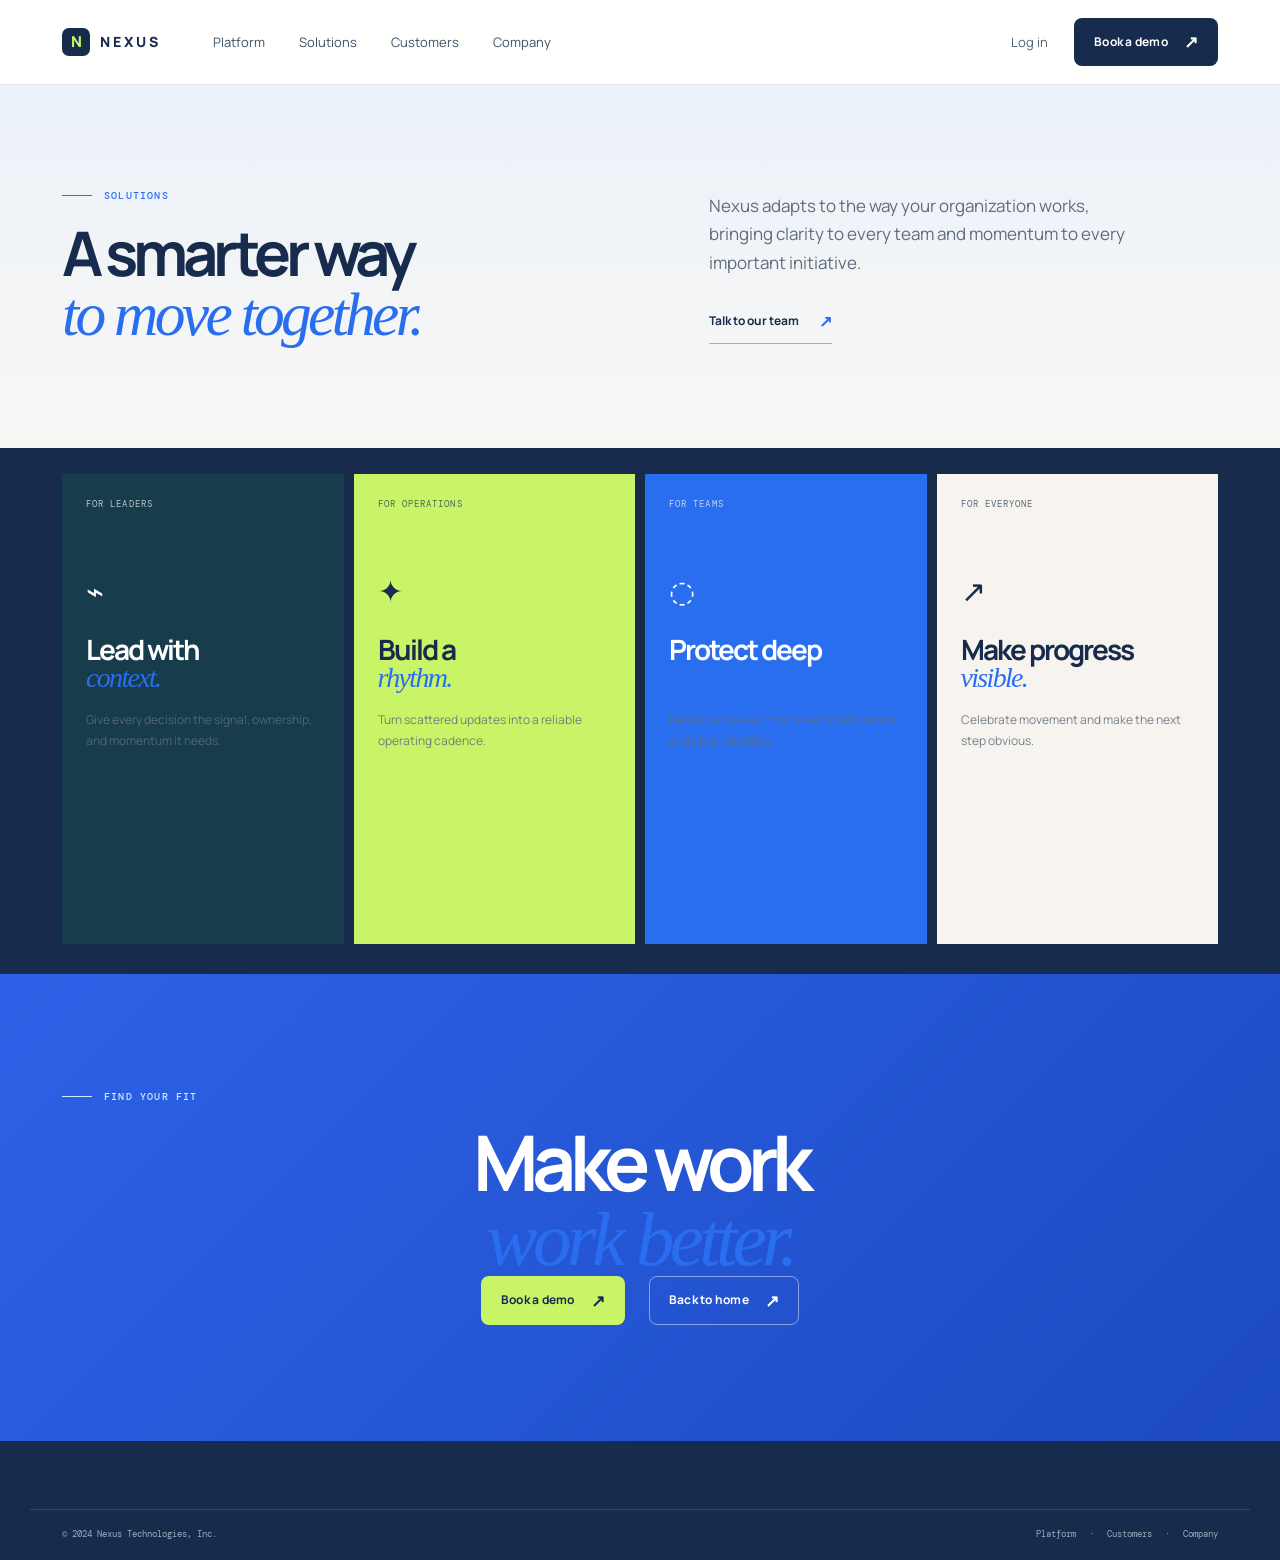
<file: solutions.html>
<!DOCTYPE html>
<html lang="en">
<head>
<meta charset="UTF-8">
<meta name="viewport" content="width=device-width, initial-scale=1.0">
<meta name="description" content="Discover the solutions Nexus brings to modern, people-first organizations.">
<title>Solutions — Nexus</title>
<link rel="preconnect" href="https://fonts.googleapis.com">
<link rel="preconnect" href="https://fonts.gstatic.com" crossorigin>
<link href="https://fonts.googleapis.com/css2?family=DM+Mono:wght@400;500&family=Manrope:wght@400;500;600;700;800&display=swap" rel="stylesheet">
<link rel="stylesheet" href="style.css">
<link rel="stylesheet" href="standard.css">
</head>
<body><header class="site-header"><nav class="nav container" aria-label="Main navigation"><a class="brand" href="index.html"><span class="brand-mark">N</span><span>NEXUS</span></a><div class="nav-links"><a href="platform.html">Platform</a><a href="solutions.html">Solutions</a><a href="customers.html">Customers</a><a href="company.html">Company</a></div><div class="nav-actions"><a class="login" href="login.html">Log in</a><a class="button button-dark" href="index.html#contact">Book a demo <span>↗</span></a></div></nav></header><main><section class="intro section"><div class="container intro-grid"><div><p class="eyebrow"><span class="eyebrow-line"></span> Solutions</p><h1 class="platform-title">A smarter way<br><em>to move together.</em></h1></div><div><p class="section-lead">Nexus adapts to the way your organization works, bringing clarity to every team and momentum to every important initiative.</p><a class="arrow-link" href="index.html#contact">Talk to our team <span>↗</span></a></div></div></section><section class="features section"><div class="container feature-grid"><article class="feature feature-dark"><div class="feature-number">FOR LEADERS</div><div class="feature-symbol">⌁</div><h2>Lead with<br><em>context.</em></h2><p>Give every decision the signal, ownership, and momentum it needs.</p></article><article class="feature feature-yellow"><div class="feature-number">FOR OPERATIONS</div><div class="feature-symbol">✦</div><h2>Build a<br><em>rhythm.</em></h2><p>Turn scattered updates into a reliable operating cadence.</p></article><article class="feature feature-coral"><div class="feature-number">FOR TEAMS</div><div class="feature-symbol">◌</div><h2>Protect deep<br><em>work.</em></h2><p>Replace noise with focused collaboration and clear priorities.</p></article><article class="feature feature-white"><div class="feature-number">FOR EVERYONE</div><div class="feature-symbol">↗</div><h2>Make progress<br><em>visible.</em></h2><p>Celebrate movement and make the next step obvious.</p></article></div></section><section class="cta section"><div class="container cta-inner"><p class="eyebrow light"><span class="eyebrow-line"></span> Find your fit</p><h2>Make work<br><em>work better.</em></h2><div class="hero-actions"><a class="button button-acid" href="index.html#contact">Book a demo <span>↗</span></a><a class="button button-outline" href="index.html">Back to home <span>↗</span></a></div></div></section></main><footer class="footer"><div class="container footer-bottom"><span>© 2024 Nexus Technologies, Inc.</span><span><a href="platform.html">Platform</a> <i>·</i> <a href="customers.html">Customers</a> <i>·</i> <a href="company.html">Company</a></span></div></footer></body></html>
</file>
<file: style.css>
﻿/* style.css */
:root {
  --navy: #172b4d;
  --navy-soft: #294a78;
  --cream: #f5f3ed;
  --paper: #f9f7f4;
  --sky: #ecf4ff;
  --sky-strong: #dfeefe;
  --blue: #2a6ef0;
  --blue-deep: #1549bf;
  --line: #dde4ec;
  --muted: #5d6d7d;
  --green: #c9f467;
  --shadow-soft: 0 26px 60px rgba(18, 32, 49, 0.12);
  --mono: 'DM Mono', monospace;
}

* { box-sizing: border-box; }
html { scroll-behavior: smooth; }
body {
  margin: 0;
  background: var(--paper);
  color: var(--navy);
  font-family: 'Manrope', sans-serif;
  font-size: 15px;
  line-height: 1.55;
  overflow-x: hidden;
}
img { max-width: 100%; display: block; }
a { color: inherit; text-decoration: none; }
button, input { font: inherit; }

.container {
  max-width: 1220px;
  margin: 0 auto;
  padding-left: 32px;
  padding-right: 32px;
}

.announcement {
  background: var(--green);
  color: var(--navy);
  text-align: center;
  font: 500 11px var(--mono);
  letter-spacing: 0.06em;
  text-transform: uppercase;
  padding: 11px 20px;
}
.announcement a {
  margin-left: 18px;
  text-decoration: underline;
  text-underline-offset: 3px;
}
.announcement a span {
  display: inline-block;
  margin-left: 6px;
}
.pulse {
  width: 7px;
  height: 7px;
  background: var(--blue);
  display: inline-block;
  border-radius: 50%;
  vertical-align: 1px;
  margin-right: 8px;
}

.site-header {
  background: rgba(255,255,255,0.9);
  backdrop-filter: blur(12px);
  border-bottom: 1px solid var(--line);
  position: sticky;
  top: 0;
  z-index: 30;
}
.nav {
  height: 84px;
  display: flex;
  align-items: center;
  gap: 52px;
}
.brand {
  display: flex;
  align-items: center;
  gap: 10px;
  font-size: 14px;
  font-weight: 800;
  letter-spacing: 0.22em;
  text-transform: uppercase;
}
.brand-mark {
  display: grid;
  place-items: center;
  width: 28px;
  height: 28px;
  border-radius: 7px;
  font-size: 15px;
  letter-spacing: 0;
  background: var(--navy);
  color: var(--green);
}
.nav-links,
.nav-actions {
  display: flex;
  align-items: center;
}
.nav-links {
  gap: 34px;
  font-size: 13px;
  color: #3d5265;
}
.nav-links a:hover,
.footer a:hover,
.footer-links a:hover {
  color: var(--blue);
}
.nav-actions {
  margin-left: auto;
  gap: 26px;
  font-size: 13px;
}
.login {
  color: #4d6176;
}
.button {
  display: inline-flex;
  align-items: center;
  justify-content: center;
  gap: 16px;
  padding: 14px 19px;
  font-size: 12px;
  letter-spacing: 0.02em;
  font-weight: 700;
  border: 1px solid transparent;
  border-radius: 8px;
  transition: transform 0.18s ease, box-shadow 0.18s ease, background 0.18s ease;
}
.button:hover {
  transform: translateY(-2px);
  box-shadow: 0 16px 28px rgba(23, 43, 77, 0.12);
}
.button span {
  font-size: 17px;
  line-height: 0;
}
.button-dark,
.button-acid {
  background: var(--navy);
  color: #fff;
}
.button-acid {
  background: var(--green);
  color: var(--navy);
}
.button-outline {
  border-color: rgba(255,255,255,0.45);
  color: #fff;
  background: transparent;
}

.menu-toggle {
  display: none;
  border: 0;
  background: transparent;
  padding: 6px;
}
.menu-toggle span {
  display: block;
  width: 22px;
  height: 2px;
  background: var(--navy);
  margin: 4px 0;
}

.hero {
  min-height: 690px;
  display: grid;
  grid-template-columns: 0.83fr 1.17fr;
  align-items: center;
  gap: 52px;
  padding-top: 72px;
  padding-bottom: 74px;
}
.hero-copy,
.hero-visual { position: relative; }
.eyebrow {
  color: var(--blue);
  display: flex;
  align-items: center;
  gap: 12px;
  margin: 0 0 22px;
  font: 500 10px var(--mono);
  letter-spacing: 0.12em;
  text-transform: uppercase;
}
.eyebrow-line {
  width: 30px;
  height: 1px;
  background: currentColor;
  display: inline-block;
}
.eyebrow.light {
  color: #d7e9ff;
}
.hero h1,
.hero h2,
.hero h3,
.platform-title,
.stats h2,
.case-copy h2,
.detail-grid h2,
.cta h2,
.feature h2,
.feature h3 {
  margin: 0;
  letter-spacing: -0.08em;
  line-height: 0.96;
  font-weight: 700;
}
.hero h1,
.platform-title {
  font-size: clamp(48px, 5.2vw, 82px);
}
.hero h1 em,
.hero h2 em,
.hero h3 em,
.platform-title em,
.case-copy h2 em,
.detail-grid h2 em,
.cta h2 em,
.feature h2 em,
.feature h3 em {
  color: var(--blue);
  font-family: Georgia, 'Times New Roman', serif;
  font-style: italic;
  font-weight: 400;
  letter-spacing: -0.06em;
}
.hero-text,
.section-lead,
.case-copy > p:not(.eyebrow),
.detail-list p,
.feature p,
.footer-top > p {
  color: var(--muted);
}
.hero-text {
  max-width: 460px;
  margin: 26px 0;
  font-size: 16px;
  line-height: 1.75;
}
.hero-actions {
  display: flex;
  align-items: center;
  gap: 24px;
}
.text-link,
.arrow-link,
.feature-link {
  font-size: 12px;
  font-weight: 700;
}
.play {
  display: inline-grid;
  place-items: center;
  width: 28px;
  height: 28px;
  border: 1px solid var(--navy);
  border-radius: 50%;
  margin-right: 8px;
  font-size: 8px;
}
.hero-note {
  display: flex;
  align-items: center;
  gap: 16px;
  margin-top: 52px;
}
.avatars {
  display: flex;
  align-items: center;
}
.avatars span {
  display: grid;
  place-items: center;
  width: 30px;
  height: 30px;
  border: 2px solid var(--paper);
  border-radius: 50%;
  margin-left: -7px;
  background: var(--blue);
  color: #fff;
  font: 8px var(--mono);
}
.avatars span:first-child { margin-left: 0; background: #2d8881; }
.avatars span:nth-child(2) { background: #d4a15f; }
.avatars span:nth-child(3) { background: #7081be; }
.avatar-more { background: var(--navy) !important; }
.hero-note p {
  margin: 0;
  color: var(--muted);
  font-size: 10px;
  line-height: 1.5;
}
.hero-note strong { color: var(--navy); }

.visual-glow {
  position: absolute;
  inset: 10% 4% 10% 8%;
  background: linear-gradient(135deg, rgba(149,190,255,0.34), rgba(210,231,255,0.66));
  border-radius: 16px;
  transform: rotate(-5deg);
  z-index: 0;
}
.dashboard {
  position: relative;
  z-index: 1;
  background: #fff;
  border: 1px solid #e4e8ef;
  border-radius: 14px;
  box-shadow: var(--shadow-soft);
  transform: rotate(1.5deg);
}
.dash-top {
  height: 54px;
  display: flex;
  align-items: center;
  justify-content: space-between;
  padding: 0 22px;
  font-size: 10px;
  border-bottom: 1px solid #eff1f5;
}
.dash-logo {
  display: flex;
  align-items: center;
  font-weight: 800;
  letter-spacing: 0.08em;
  text-transform: uppercase;
}
.mini-mark {
  display: inline-grid;
  place-items: center;
  width: 20px;
  height: 20px;
  border-radius: 6px;
  margin-right: 8px;
  background: var(--navy);
  color: var(--green);
  font-size: 10px;
  letter-spacing: 0;
}
.dash-user {
  color: #6d7d8f;
}
.online {
  display: inline-block;
  width: 7px;
  height: 7px;
  border-radius: 50%;
  margin-right: 6px;
  background: #5ac782;
}
.chevron { margin-left: 8px; }
.dash-body {
  display: flex;
  min-height: 445px;
}
.dash-sidebar {
  width: 120px;
  flex: 0 0 120px;
  background: #f7f9fb;
  border-right: 1px solid #edf1f6;
  padding: 20px 12px 16px;
  color: #7e8d9b;
  font-size: 9px;
  display: flex;
  flex-direction: column;
  gap: 18px;
}
.dash-sidebar div {
  display: flex;
  align-items: center;
  gap: 8px;
}
.dash-sidebar .side-active {
  background: var(--green);
  border-radius: 8px;
  padding: 8px 6px;
  color: var(--navy);
  font-weight: 700;
}
.side-bottom {
  margin-top: auto;
  width: 22px;
  height: 22px;
  border: 1px solid #dbe3eb;
  border-radius: 50%;
  display: grid;
  place-items: center;
}
.dash-main {
  width: 100%;
  padding: 26px 26px 18px;
}
.dash-heading {
  display: flex;
  justify-content: space-between;
  gap: 12px;
  align-items: flex-start;
}
.dash-kicker,
.card-label,
.dash-stats span {
  color: #8b9aa8;
  font: 8px var(--mono);
  letter-spacing: 0.08em;
  text-transform: uppercase;
}
.dash-heading h2 {
  margin-top: 8px;
  font-size: 20px;
  letter-spacing: -0.06em;
}
.dash-heading h2 span { color: var(--blue); }
.dash-add {
  border: 0;
  border-radius: 8px;
  padding: 9px 12px;
  background: var(--navy);
  color: #fff;
  font: 9px var(--mono);
}
.dash-stats {
  display: grid;
  grid-template-columns: repeat(3, minmax(0, 1fr));
  gap: 12px;
  margin-top: 18px;
}
.dash-stats > div {
  background: #f9fbfe;
  border: 1px solid #edf1f5;
  border-radius: 12px;
  padding: 14px 12px;
}
.dash-stats strong {
  display: block;
  margin: 8px 0 4px;
  font-size: 28px;
  line-height: 1;
  letter-spacing: -0.08em;
}
.up {
  color: #0f9f5d;
  font: 10px var(--mono);
}
.chart-row {
  display: grid;
  grid-template-columns: 1.7fr 0.9fr;
  gap: 14px;
  margin-top: 18px;
}
.chart-card,
.progress-card,
.activity {
  background: #f9fbfe;
  border: 1px solid #edf1f5;
  border-radius: 12px;
  padding: 14px;
}
.card-label {
  display: flex;
  align-items: center;
  justify-content: space-between;
}
.chart {
  position: relative;
  height: 120px;
  margin-top: 16px;
  background: linear-gradient(180deg, rgba(165,202,255,0.12), rgba(165,202,255,0.02));
  border-radius: 10px;
}
.chart-lines {
  position: absolute;
  inset: 0;
  display: grid;
  grid-template-rows: repeat(4, 1fr);
}
.chart-lines i {
  border-top: 1px solid #e5ebf4;
}
.chart svg {
  position: absolute;
  inset: 0;
  width: 100%;
  height: 100%;
}
.chart-days {
  margin-top: 12px;
  display: flex;
  justify-content: space-between;
  color: #90a0ae;
  font: 8px var(--mono);
}
.progress-card { position: relative; }
.donut-wrap {
  display: flex;
  align-items: center;
  gap: 14px;
  margin-top: 18px;
}
.donut {
  width: 74px;
  height: 74px;
  border-radius: 50%;
  background: conic-gradient(var(--navy) 0 86%, #dce8f6 86% 100%);
  display: grid;
  place-items: center;
}
.donut b {
  width: 54px;
  height: 54px;
  border-radius: 50%;
  background: #fff;
  display: grid;
  place-items: center;
  font-size: 18px;
  letter-spacing: -0.06em;
}
.donut small {
  font-size: 10px;
}
.progress-card strong,
.activity strong {
  font-size: 12px;
}
.progress-card span,
.activity small {
  color: var(--muted);
}
.sentiment {
  display: flex;
  align-items: center;
  gap: 10px;
  margin-top: 12px;
}
.sentiment span {
  min-width: 52px;
  color: #7b8ca0;
  font-size: 9px;
}
.sentiment i {
  display: block;
  position: relative;
  flex: 1;
  height: 8px;
  border-radius: 999px;
  background: #e3ebf8;
  overflow: hidden;
}
.sentiment b {
  position: absolute;
  inset: 0 auto 0 0;
  width: 84%;
  background: var(--green);
  border-radius: inherit;
}
.sentiment em {
  font-style: normal;
  color: var(--navy);
  font-size: 9px;
}
.activity {
  margin-top: 18px;
}
.activity > .card-label {
  margin-bottom: 14px;
}
.activity a {
  color: var(--blue);
}
.activity-item {
  display: grid;
  grid-template-columns: auto 1fr auto;
  gap: 12px;
  align-items: center;
  padding: 10px 0;
  border-top: 1px solid #edf1f5;
}
.activity-item:first-of-type { border-top: 0; }
.activity-icon {
  width: 28px;
  height: 28px;
  border-radius: 8px;
  display: grid;
  place-items: center;
  font-size: 12px;
  font-weight: 700;
}
.activity-icon.orange { background: #ffe8d7; color: #cc6a2f; }
.activity-icon.blue { background: #dfeefe; color: var(--blue); }
.activity-item p {
  margin: 0;
  font-size: 11px;
  line-height: 1.45;
}
.activity-item small {
  display: block;
  margin-top: 5px;
}
.activity-people {
  width: 30px;
  height: 30px;
  display: grid;
  place-items: center;
  border-radius: 50%;
  background: #eff1ff;
  color: var(--navy);
  font: 8px var(--mono);
}
.activity-people.purple { background: #f1ebff; }
.float-card {
  position: absolute;
  right: 18px;
  bottom: -16px;
  z-index: 2;
  display: flex;
  align-items: center;
  gap: 12px;
  background: rgba(255,255,255,0.96);
  border: 1px solid #edf1f5;
  border-radius: 12px;
  box-shadow: 0 18px 40px rgba(18, 32, 49, 0.08);
  padding: 12px 14px;
}
.float-icon {
  display: grid;
  place-items: center;
  width: 30px;
  height: 30px;
  border-radius: 8px;
  background: #ecf4ff;
  color: var(--blue);
  font-weight: 700;
}
.float-card strong {
  display: block;
  font-size: 12px;
}
.float-card small {
  display: block;
  color: var(--muted);
  font-size: 10px;
}
.float-arrow {
  margin-left: 12px;
  font-size: 16px;
  color: var(--blue);
}

.logo-strip {
  padding: 28px 0 10px;
}
.logo-strip p {
  margin: 0 0 18px;
  text-align: center;
  color: #7e8d9b;
  font: 9px var(--mono);
  letter-spacing: 0.12em;
  text-transform: uppercase;
}
.logos {
  display: flex;
  justify-content: space-around;
  align-items: center;
  gap: 20px;
  color: #8090a4;
  font-weight: 700;
  letter-spacing: 0.05em;
  font-size: 17px;
}
.logos span:nth-child(2) { font-family: Georgia, 'Times New Roman', serif; font-style: italic; }
.logos span:nth-child(3) { letter-spacing: 0.16em; }
.logos span:nth-child(4) { font-weight: 600; }
.logos span:nth-child(5) { font-weight: 500; }

.section { padding: 104px 0; }
.intro,
.case-study,
.platform-detail {
  background: linear-gradient(180deg, rgba(221,236,255,0.5), rgba(255,255,255,0));
}
.intro-grid,
.detail-grid,
.case-grid {
  display: grid;
  grid-template-columns: 1fr 1fr;
  align-items: end;
  gap: 12%;
}
.section-lead {
  max-width: 440px;
  font-size: 17px;
  line-height: 1.7;
  margin: 0 0 30px;
}
.arrow-link {
  border-bottom: 1px solid rgba(23,43,77,0.35);
  padding-bottom: 9px;
  display: inline-flex;
  align-items: center;
  gap: 20px;
}
.arrow-link span,
.feature-link span {
  color: var(--blue);
  font-size: 16px;
}
.platform-title {
  font-size: clamp(46px, 4.8vw, 72px);
  letter-spacing: -0.08em;
}
.features {
  background: var(--navy);
  padding-top: 26px;
  padding-bottom: 30px;
}
.feature-grid {
  display: grid;
  grid-template-columns: repeat(4, minmax(0, 1fr));
  gap: 10px;
}
.feature {
  position: relative;
  overflow: hidden;
  min-height: 470px;
  padding: 24px 24px 20px;
  display: flex;
  flex-direction: column;
}
.feature-dark { background: #173c4b; color: #fff; }
.feature-yellow { background: var(--green); color: var(--navy); }
.feature-coral { background: var(--blue); color: #fff; }
.feature-white { background: #f7f3ee; color: var(--navy); }
.feature-number {
  font: 9px var(--mono);
  letter-spacing: 0.12em;
  text-transform: uppercase;
  opacity: 0.7;
}
.feature-symbol {
  font-size: 30px;
  margin: 58px 0 22px;
}
.feature h2,
.feature h3 {
  font-size: clamp(28px, 2vw, 34px);
  letter-spacing: -0.07em;
}
.feature p {
  flex: 1;
  max-width: 245px;
  margin: 18px 0 0;
  font-size: 12px;
  line-height: 1.7;
  opacity: 0.85;
}
.feature-link {
  margin-top: 24px;
  padding-top: 14px;
  border-top: 1px solid currentColor;
  display: flex;
  align-items: center;
  justify-content: space-between;
  font-size: 10px;
  letter-spacing: 0.08em;
  text-transform: uppercase;
}
.mini-bars {
  position: absolute;
  right: 22px;
  top: 138px;
  display: flex;
  align-items: end;
  gap: 6px;
  transform: rotate(-14deg);
}
.mini-bars i {
  display: block;
  width: 10px;
  height: 42px;
  background: rgba(255,255,255,0.7);
}
.mini-bars i:nth-child(2) { height: 58px; }
.mini-bars i:nth-child(3) { height: 35px; }
.mini-bars i:nth-child(4) { height: 76px; }
.mini-bars i:nth-child(5) { height: 52px; }
.mini-bars i:nth-child(6) { height: 88px; }
.mini-bars i:nth-child(7) { height: 62px; }
.orbit {
  position: absolute;
  right: -16px;
  bottom: 58px;
  width: 140px;
  height: 140px;
  border: 1px solid rgba(23,43,77,0.8);
  border-radius: 50%;
}
.orbit:before {
  content: '';
  position: absolute;
  inset: 16px;
  border: 1px solid rgba(23,43,77,0.8);
  border-radius: 50%;
}
.orbit span {
  position: absolute;
  top: 8px;
  left: 64px;
  width: 11px;
  height: 11px;
  border-radius: 50%;
  background: var(--yellow, #d9f872);
}
.orbit b {
  position: absolute;
  inset: 0;
  display: grid;
  place-items: center;
  font-size: 30px;
}
.sparkle {
  position: absolute;
  right: 18px;
  top: 136px;
  font-size: 80px;
  opacity: 0.25;
}
.line-art {
  position: absolute;
  right: -12px;
  top: 142px;
  width: 170px;
  height: 150px;
}
.line-art span {
  position: absolute;
  right: 0;
  width: 160px;
  border-top: 1px solid rgba(23,43,77,0.8);
}
.line-art span:nth-child(1) { top: 22px; }
.line-art span:nth-child(2) { top: 52px; width: 120px; }
.line-art span:nth-child(3) { top: 82px; width: 150px; }

.stats {
  background: var(--paper);
}
.stats-heading {
  text-align: center;
}
.stats-heading .eyebrow {
  justify-content: center;
}
.stat-list {
  margin-top: 66px;
  display: grid;
  grid-template-columns: repeat(3, minmax(0,1fr));
  border-top: 1px solid var(--line);
}
.stat-list div {
  padding: 34px 22px 12px;
  border-right: 1px solid var(--line);
  display: flex;
  align-items: baseline;
  justify-content: center;
  gap: 18px;
}
.stat-list div:last-child { border-right: 0; }
.stat-list strong {
  font-size: clamp(42px, 5vw, 70px);
  letter-spacing: -0.09em;
  line-height: 1;
}
.stat-list strong span {
  color: var(--blue);
  font-family: Georgia, 'Times New Roman', serif;
  font-style: italic;
  font-weight: 400;
  font-size: 0.52em;
}
.stat-list div > span {
  color: #5d6d7d;
  font-size: 11px;
  line-height: 1.45;
  text-transform: none;
}

.case-study { background: rgba(224,234,242,0.5); }
.case-grid {
  grid-template-columns: 1.08fr 0.92fr;
  gap: 7%;
  align-items: center;
}
.case-image {
  position: relative;
  overflow: hidden;
  height: 470px;
  border-radius: 12px;
  box-shadow: var(--shadow-soft);
}
.case-image img {
  width: 100%;
  height: 100%;
  object-fit: cover;
  filter: saturate(0.8);
}
.image-tag {
  position: absolute;
  top: 18px;
  left: 18px;
  background: rgba(255,255,255,0.9);
  color: var(--blue);
  border-radius: 6px;
  padding: 8px 10px;
  font: 9px var(--mono);
  letter-spacing: 0.12em;
  text-transform: uppercase;
}
.case-copy > p:not(.eyebrow) {
  max-width: 420px;
  margin: 28px 0;
  line-height: 1.75;
}
.case-copy h2 {
  font-size: clamp(40px, 4vw, 62px);
}
.person {
  display: flex;
  align-items: center;
  gap: 12px;
  margin-bottom: 34px;
}
.person-avatar {
  width: 38px;
  height: 38px;
  display: grid;
  place-items: center;
  border-radius: 50%;
  background: var(--blue);
  color: #fff;
  font: 9px var(--mono);
}
.person div {
  display: flex;
  flex-direction: column;
  gap: 2px;
  font-size: 11px;
}
.person span {
  color: #75849a;
  font-size: 9px;
}
.case-copy .arrow-link {
  font-size: 11px;
}

.platform-detail { background: rgba(224,234,242,0.5); }
.detail-grid {
  grid-template-columns: 0.9fr 1.1fr;
  gap: 12%;
  align-items: start;
}
.detail-list {
  border-top: 1px solid #cbd4dd;
}
.detail-list > div {
  display: grid;
  grid-template-columns: 40px 1fr;
  gap: 16px;
  padding: 20px 0;
  border-bottom: 1px solid #cbd4dd;
}
.detail-list b {
  color: var(--blue);
  font: 10px var(--mono);
  letter-spacing: 0.12em;
}
.detail-list h3 {
  font-size: 21px;
  letter-spacing: -0.05em;
  margin: 0;
}
.detail-list p {
  max-width: 330px;
  margin: 8px 0 0;
  font-size: 12px;
  line-height: 1.65;
}

.cta {
  position: relative;
  overflow: hidden;
  background: linear-gradient(135deg, #2d62e8, #1d4ac0);
  color: #fff;
  text-align: center;
  padding: 116px 0;
}
.cta-inner {
  position: relative;
  z-index: 1;
}
.cta h2 {
  font-size: clamp(48px, 6vw, 88px);
}
.cta > .container > p:not(.eyebrow) {
  margin: 20px auto 28px;
  max-width: 460px;
  color: rgba(255,255,255,0.8);
}
.cta .hero-actions {
  justify-content: center;
}
.orbit-one,
.orbit-two {
  position: absolute;
  border-radius: 50%;
  border: 1px solid rgba(255,255,255,0.45);
}
.orbit-one { width: 520px; height: 520px; left: -160px; top: -110px; }
.orbit-two { width: 350px; height: 350px; right: -80px; bottom: -190px; }

.footer {
  background: var(--navy);
  color: #edf2ff;
  padding: 68px 0 20px;
}
.footer-top {
  display: grid;
  grid-template-columns: 1fr 1fr 1.6fr;
  gap: 28px;
  min-height: 210px;
}
.brand-footer { align-self: start; }
.footer-top > p {
  margin: 0;
  color: #a9b8c6;
  font: 16px Georgia, 'Times New Roman', serif;
  line-height: 1.4;
}
.footer-links {
  display: grid;
  grid-template-columns: repeat(3, minmax(0,1fr));
  gap: 24px;
}
.footer-links div {
  display: flex;
  flex-direction: column;
  gap: 10px;
}
.footer-links b {
  color: var(--green);
  font: 9px var(--mono);
  letter-spacing: 0.12em;
  text-transform: uppercase;
  margin-bottom: 8px;
}
.footer-links a {
  color: #b8c4d4;
  font-size: 11px;
}
.footer-links small {
  display: inline-block;
  margin-top: 4px;
  color: var(--green);
  font: 8px var(--mono);
}
.footer-bottom {
  margin-top: 26px;
  padding-top: 18px;
  border-top: 1px solid rgba(255,255,255,0.12);
  display: flex;
  justify-content: space-between;
  gap: 14px;
  color: #9cadbd;
  font: 9px var(--mono);
}
.footer-bottom i {
  font-style: normal;
  color: var(--green);
  padding: 0 8px;
}
.footer-bottom b {
  color: var(--green);
  font-size: 16px;
}

@media (max-width: 900px) {
  .nav { gap: 24px; }
  .nav-links { gap: 18px; }
  .hero { grid-template-columns: 1fr; padding-top: 72px; }
  .hero-copy { max-width: 620px; }
  .hero-visual { margin: 10px 14px 0; }
  .feature-grid { grid-template-columns: repeat(2, minmax(0,1fr)); }
  .feature { min-height: 410px; }
  .case-grid,
  .detail-grid { gap: 5%; }
  .case-image { height: 400px; }
  .footer-top { grid-template-columns: 1fr 1.6fr; }
  .footer-top > p { display: none; }
}

@media (max-width: 650px) {
  .container { padding-left: 20px; padding-right: 20px; }
  .announcement { font-size: 9px; }
  .announcement a { margin-left: 8px; }
  .nav {
    height: 70px;
    flex-wrap: wrap;
  }
  .site-header:has(.nav-links.open) { height: 205px; }
  .menu-toggle { display: block; margin-left: auto; }
  .nav-links {
    display: none;
    flex-basis: 100%;
    order: 4;
    flex-direction: column;
    align-items: flex-start;
    gap: 18px;
    width: 100%;
    padding: 18px 0 10px;
    border-top: 1px solid var(--line);
  }
  .nav-links.open { display: flex; }
  .nav-actions { display: none; }
  .hero { min-height: 0; padding-top: 64px; padding-bottom: 70px; }
  .hero h1 { font-size: 52px; }
  .hero-text { font-size: 14px; }
  .hero-actions {
    flex-direction: column;
    align-items: flex-start;
    gap: 18px;
  }
  .hero-visual { margin: 18px -10px 0; transform: scale(0.92); transform-origin: top center; }
  .dashboard { transform: rotate(1deg); }
  .dash-sidebar { width: 74px; flex-basis: 74px; padding-left: 10px; }
  .dash-sidebar span { display: none; }
  .dash-main { padding: 20px 14px; }
  .dash-stats { grid-template-columns: 1fr; }
  .chart-row { grid-template-columns: 1fr; }
  .float-card { left: 6px; right: auto; bottom: -18px; transform: scale(0.86); transform-origin: left bottom; }
  .logos { flex-wrap: wrap; gap: 18px; font-size: 14px; }
  .section { padding: 76px 0; }
  .intro-grid,
  .case-grid,
  .detail-grid { grid-template-columns: 1fr; gap: 32px; }
  .intro h2,
  .stats h2,
  .case-copy h2,
  .detail-grid h2 { font-size: 46px; }
  .section-lead { font-size: 15px; }
  .feature-grid { grid-template-columns: 1fr; }
  .feature { min-height: 390px; }
  .stat-list { grid-template-columns: 1fr; margin-top: 38px; }
  .stat-list div { justify-content: flex-start; border-right: 0; border-bottom: 1px solid var(--line); }
  .stat-list div:last-child { border-bottom: 0; }
  .cta { padding: 78px 0; }
  .footer-top,
  .footer-links { grid-template-columns: 1fr; }
  .footer-bottom { flex-direction: column; align-items: flex-start; }
}
</file>
<file: standard.css>
﻿/* standard.css */
:root {
  --ink: #172b4d;
  --cream: #f5f3ed;
  --paper: #f9f7f4;
  --sky: #ecf4ff;
  --blue: #2a6ef0;
  --green: #c9f467;
  --line: #dde4ec;
  --muted: #5d6d7d;
  --mono: 'DM Mono', monospace;
}

* { box-sizing: border-box; }
html { scroll-behavior: smooth; }
body {
  margin: 0;
  background: var(--paper);
  color: var(--ink);
  font-family: 'Manrope', sans-serif;
  font-size: 15px;
  line-height: 1.55;
}
a { color: inherit; text-decoration: none; }
img { max-width: 100%; display: block; }
button, input { font: inherit; }
.container {
  max-width: 1220px;
  margin: 0 auto;
  padding-left: 32px;
  padding-right: 32px;
}
</file>
<file: login.css>
:root {
  --color-black: #0d0e0f;
  --color-dark: #111315;
  --color-white: #ffffff;

  --color-text: #17191c;
  --color-muted: #6d737b;
  --color-border: #dce3ed;
  --color-surface: #f5f7f9;

  --color-acid: #b9f43b;
  --color-acid-dark: #a5dd2f;

  --radius-sm: 6px;
  --radius-md: 10px;
  --radius-lg: 16px;

  --shadow-sm: 0 4px 14px rgba(0, 0, 0, 0.06);
  --shadow-md: 0 14px 40px rgba(0, 0, 0, 0.10);

  --transition-fast: 150ms ease;
  --transition: 250ms ease;

  --font-body: "Manrope", sans-serif;
  --font-mono: "DM Mono", monospace;
}




*,
*::before,
*::after {
  box-sizing: border-box;
}

html {
  min-height: 100%;
  scroll-behavior: smooth;
}

body {
  margin: 0;
  min-height: 100vh;

  font-family: var(--font-body);
  font-size: 14px;
  line-height: 1.5;
  color: var(--color-text);
  background: var(--color-white);

  -webkit-font-smoothing: antialiased;
  text-rendering: optimizeLegibility;
}

img,
svg {
  display: block;
  max-width: 100%;
}

button,
input {
  font: inherit;
}

button {
  color: inherit;
}

a {
  color: inherit;
  text-decoration: none;
}

a,
button,
input {
  -webkit-tap-highlight-color: transparent;
}



:focus-visible {
  outline: 3px solid var(--color-acid);
  outline-offset: 3px;
}

.sr-only {
  position: absolute;
  width: 1px;
  height: 1px;
  padding: 0;
  margin: -1px;
  overflow: hidden;
  clip: rect(0, 0, 0, 0);
  white-space: nowrap;
  border: 0;
}




.login-shell {
  min-height: 100vh;

  display: grid;
  grid-template-columns: minmax(0, 1fr) minmax(420px, 560px);

  background: var(--color-white);
}




.login-story {
  position: relative;

  display: flex;
  flex-direction: column;

  min-height: 100vh;
  overflow: hidden;

  color: var(--color-white);
  background: var(--color-black);
}

.login-story::before {
  content: "";

  position: absolute;
  inset: 0;

  background:
    radial-gradient(
      circle at 20% 25%,
      rgba(185, 244, 59, 0.12),
      transparent 35%
    ),
    radial-gradient(
      circle at 80% 80%,
      rgba(185, 244, 59, 0.06),
      transparent 35%
    );

  pointer-events: none;
}




.brand {
  position: relative;
  z-index: 2;

  display: inline-flex;
  align-items: center;
  gap: 10px;

  width: fit-content;

  font-size: 14px;
  font-weight: 800;
  letter-spacing: -0.02em;
}

.brand-mark {
  display: grid;
  place-items: center;

  width: 28px;
  height: 28px;

  color: var(--color-black);
  background: var(--color-acid);

  font-size: 15px;
  font-weight: 800;

  border-radius: 4px;
}




.story-content,
.story-footer {
  position: relative;
  z-index: 1;
}

.story-content {
  max-width: 680px;
}

.story-content h1 {
  margin: 0;

  font-size: clamp(42px, 5vw, 76px);
  line-height: 0.99;
  letter-spacing: -0.055em;
}

.story-content h1 em {
  color: var(--color-acid);
  font-style: normal;
}




.eyebrow {
  display: flex;
  align-items: center;
  gap: 12px;

  margin: 0 0 23px;

  font-family: var(--font-mono);
  font-size: 10px;
  font-weight: 500;
  line-height: 1;
  letter-spacing: 0.08em;
  text-transform: uppercase;
}

.eyebrow-line {
  width: 31px;
  height: 1px;

  flex: 0 0 auto;

  background: currentColor;
}


.login-panel {
  position: relative;

  display: flex;
  flex-direction: column;

  min-height: 100vh;

  background: var(--color-white);
}

.panel-top {
  display: flex;
  align-items: center;
  justify-content: space-between;
}

.form-wrap {
  width: min(100%, 420px);
  margin: auto;
  padding: 48px 32px;
}


.form-intro {
  margin-bottom: 34px;
}

.form-intro h2 {
  margin: 0;

  font-size: clamp(32px, 4vw, 46px);
  line-height: 1;
  letter-spacing: -0.045em;
}

.form-intro p {
  margin: 14px 0 0;

  color: var(--color-muted);
  line-height: 1.7;
}




form {
  display: flex;
  flex-direction: column;
  gap: 20px;
}

form label {
  display: block;

  margin-bottom: 8px;

  color: var(--color-text);

  font-size: 12px;
  font-weight: 700;
}




.password-label {
  display: flex;
  align-items: center;
  justify-content: space-between;

  margin-bottom: 8px;
}

.password-label label {
  margin: 0;
}

.password-label a {
  color: var(--color-muted);

  font-size: 11px;
  font-weight: 600;

  transition:
    color var(--transition-fast),
    opacity var(--transition-fast);
}

.password-label a:hover {
  color: var(--color-text);
}



input[type="email"],
input[type="password"],
input[type="text"] {
  width: 100%;
  min-height: 48px;

  padding: 12px 14px;

  color: var(--color-text);
  background: var(--color-white);

  border: 1px solid var(--color-border);
  border-radius: var(--radius-sm);

  outline: none;

  transition:
    border-color var(--transition-fast),
    box-shadow var(--transition-fast),
    background var(--transition-fast);
}

input::placeholder {
  color: #9aa1aa;
}

input:hover {
  border-color: #bbc4cf;
}

input:focus {
  border-color: var(--color-black);

  box-shadow:
    0 0 0 3px rgba(185, 244, 59, 0.18);
}




.password-input {
  position: relative;
}

.password-input input {
  padding-right: 54px;
}

.password-input button {
  position: absolute;
  top: 50%;
  right: 10px;

  display: grid;
  place-items: center;

  width: 36px;
  height: 36px;

  padding: 0;

  color: var(--color-muted);
  background: transparent;

  border: 0;
  border-radius: var(--radius-sm);

  cursor: pointer;

  transform: translateY(-50%);

  transition:
    color var(--transition-fast),
    background var(--transition-fast);
}

.password-input button:hover {
  color: var(--color-text);
  background: var(--color-surface);
}



.remember {
  position: relative;

  display: flex;
  align-items: center;
  gap: 9px;

  width: fit-content;

  color: var(--color-muted);

  font-size: 12px;

  cursor: pointer;
}

.remember input {
  position: absolute;

  width: 1px;
  height: 1px;

  opacity: 0;
}

.checkmark {
  position: relative;

  display: inline-block;

  width: 16px;
  height: 16px;

  flex: 0 0 auto;

  background: var(--color-white);

  border: 1px solid #c5cdd7;
  border-radius: 4px;

  transition:
    background var(--transition-fast),
    border-color var(--transition-fast);
}

.remember input:checked + .checkmark {
  background: var(--color-black);
  border-color: var(--color-black);
}

.remember input:checked + .checkmark::after {
  content: "";

  position: absolute;

  left: 5px;
  top: 2px;

  width: 4px;
  height: 8px;

  border: solid var(--color-acid);
  border-width: 0 2px 2px 0;

  transform: rotate(45deg);
}

.remember input:focus-visible + .checkmark {
  outline: 3px solid var(--color-acid);
  outline-offset: 2px;
}



.submit-button,
.sso-button {
  min-height: 48px;

  border-radius: var(--radius-sm);

  cursor: pointer;

  transition:
    transform var(--transition-fast),
    background var(--transition-fast),
    border-color var(--transition-fast),
    box-shadow var(--transition-fast);
}

.submit-button {
  display: flex;
  align-items: center;
  justify-content: space-between;

  width: 100%;

  padding: 12px 16px;

  color: var(--color-white);
  background: var(--color-black);

  border: 1px solid var(--color-black);
  font-weight: 700;
}

.submit-button:hover {
  background: #24272a;

  box-shadow: var(--shadow-sm);
}

.submit-button:active,
.sso-button:active {
  transform: translateY(1px);
}



.divider {
  display: flex;
  align-items: center;
  gap: 12px;

  margin: 26px 0;

  color: var(--color-muted);

  font-family: var(--font-mono);
  font-size: 10px;
  text-transform: uppercase;
  letter-spacing: 0.06em;
}

.divider::before,
.divider::after {
  content: "";

  height: 1px;
  flex: 1;

  background: var(--color-border);
}




.sso-button {
  display: flex;
  align-items: center;
  justify-content: center;
  gap: 9px;

  width: 100%;

  padding: 12px 16px;

  color: var(--color-text);
  background: var(--color-white);

  border: 1px solid var(--color-border);

  font-weight: 600;
}

.sso-button:hover {
  background: var(--color-surface);
  border-color: #bbc4cf;
}

.sso-button:focus-visible {
  border-color: var(--color-black);
}




.signup {
  margin: 24px 0 0;

  color: var(--color-muted);

  font-size: 12px;
  text-align: center;
}

.signup a {
  color: var(--color-text);
  font-weight: 700;

  text-decoration: underline;
  text-decoration-thickness: 1px;
  text-underline-offset: 3px;

  transition: color var(--transition-fast);
}

.signup a:hover {
  color: #555b62;
}




@media (prefers-reduced-motion: reduce) {
  html {
    scroll-behavior: auto;
  }

  *,
  *::before,
  *::after {
    animation-duration: 0.01ms !important;
    animation-iteration-count: 1 !important;
    transition-duration: 0.01ms !important;
  }
}




@media (max-width: 900px) {

  .login-shell {
    grid-template-columns: 1fr;
  }

  .login-story {
    display: none;
  }

  .login-panel {
    min-height: 100vh;
  }

  .form-wrap {
    width: min(100%, 480px);
  }

}




@media (max-width: 560px) {

  body {
    font-size: 13px;
  }

  .login-panel {
    min-height: 100svh;
  }

  .form-wrap {
    padding: 32px 20px;
  }

  .panel-top {
    padding: 20px;
  }

  .form-intro {
    margin-bottom: 28px;
  }

  .form-intro h2 {
    font-size: 34px;
  }

  form {
    gap: 17px;
  }

  input[type="email"],
  input[type="password"],
  input[type="text"],
  .submit-button,
  .sso-button {
    min-height: 50px;
  }

}



@media (max-width: 360px) {

  .form-wrap {
    padding-inline: 16px;
  }

  .form-intro h2 {
    font-size: 30px;
  }

}
</file>
<file: standard-login.css>
/* =========================================================
   NEXUS LOGIN — BLUE THEME
   This file overrides login.css / standard-login.css
   ========================================================= */

:root {
  /* Brand */
  --ink: #172b4d;
  --primary: #2563eb;
  --primary-light: #93c5fd;
  --primary-soft: #dbeafe;

  /* Backgrounds */
  --cream: #f7f9fc;
  --white: #ffffff;

  /* Text */
  --muted: #5d6b7e;
  --muted-light: #9db1ca;

  /* Borders */
  --line: #dce3ed;
  --line-dark: #385276;

  /* Story panel */
  --story-bg: #172b4d;

  /* Form */
  --input-border: #cbd5e1;

  /* Shadows */
  --form-shadow:
    0 16px 35px rgba(23, 43, 77, 0.08);
}


/* =========================================================
   BASE
   ========================================================= */

body {
  background: #f4f7fb;
  color: var(--ink);
}


/* =========================================================
   LOGIN LAYOUT
   ========================================================= */

.login-shell {
  min-height: 100vh;

  grid-template-columns:
    minmax(320px, 0.8fr)
    minmax(500px, 1.2fr);
}


/* =========================================================
   STORY PANEL
   ========================================================= */

.login-story {
  position: relative;

  padding:
    40px
    clamp(32px, 5vw, 80px)
    30px;

  background: var(--story-bg);
}


/* Decorative rings */
.login-story::before,
.login-story::after {
  border-color: rgba(147, 197, 253, 0.16);
}


/* =========================================================
   BRAND
   ========================================================= */

.brand-mark {
  color: var(--white);
  background: var(--primary);

  border-radius: 6px;
}


/* =========================================================
   EYEBROW
   ========================================================= */

.eyebrow {
  color: #60a5fa;
}


/* =========================================================
   STORY TYPOGRAPHY
   ========================================================= */

.story-content h1 {
  font-size: clamp(42px, 4.5vw, 62px);
  letter-spacing: -0.05em;
}

.story-content h1 em {
  color: var(--primary-light);

  font-family: "Manrope", sans-serif;
  font-style: normal;
  font-weight: 700;

  letter-spacing: -0.05em;
}

.story-copy {
  color: #bdcbe0;
}


/* =========================================================
   STORY FOOTER
   ========================================================= */

.story-footer {
  display: flex;
  align-items: center;
  justify-content: space-between;

  gap: 20px;

  color: var(--muted-light);

  font-family: "DM Mono", monospace;
  font-size: 9px;
}


/* Footer links */
.story-footer a {
  color: inherit;

  transition:
    color 150ms ease;
}

.story-footer a:hover {
  color: var(--primary-light);
}

.story-footer i {
  margin: 0 5px;

  font-style: normal;
}


/* =========================================================
   SIGNAL CARD
   ========================================================= */

.signal-card {
  background: rgba(255, 255, 255, 0.04);

  border: 1px solid var(--line-dark);
  border-radius: 8px;
}

.signal-head,
.signal-foot {
  color: var(--muted-light);
}

.signal-head b,
.signal-foot strong {
  color: var(--primary-light);
}

.signal-graph i {
  background: var(--line-dark);
}


/* =========================================================
   LOGIN PANEL
   ========================================================= */

.login-panel {
  min-width: 0;

  padding:
    38px
    clamp(28px, 7vw, 110px)
    30px;

  background: var(--white);
}


/* =========================================================
   PANEL HEADER
   ========================================================= */

.panel-top {
  color: #718198;
}

.panel-top a {
  color: var(--primary);

  transition:
    color 150ms ease;
}

.panel-top a:hover {
  color: #1d4ed8;
}

.panel-top b {
  color: var(--primary);
}


/* =========================================================
   FORM CONTAINER
   ========================================================= */

.form-wrap {
  width: min(100%, 410px);

  padding:
    34px
    38px
    30px;

  background: var(--white);

  border: 1px solid var(--line);
  border-radius: 10px;

  box-shadow: var(--form-shadow);
}


/* =========================================================
   FORM INTRO
   ========================================================= */

.form-intro .eyebrow {
  margin-bottom: 16px;
}

.form-intro h2 {
  font-size: 34px;
  letter-spacing: -0.045em;
}

.form-intro p:last-child {
  margin-bottom: 30px;
  color: var(--muted);
}


/* =========================================================
   FORM LABELS
   ========================================================= */

form label {
  color: var(--ink);
}


/* =========================================================
   INPUTS
   ========================================================= */

input[type="email"],
input[type="password"],
input[type="text"] {
  display: block;

  width: 100%;

  margin-top: 8px;
  padding: 13px 14px;

  color: var(--ink);
  background: var(--white);

  border: 1px solid var(--input-border);
  border-radius: 6px;

  outline: none;

  font-family: "Manrope", sans-serif;
  font-size: 13px;

  transition:
    border-color 150ms ease,
    box-shadow 150ms ease;
}

input::placeholder {
  color: #94a3b8;
}

input:hover {
  border-color: #94a3b8;
}

input:focus {
  border-color: var(--primary);

  box-shadow:
    0 0 0 3px var(--primary-soft);
}

input[aria-invalid="true"] {
  border-color: #dc2626;
}

input[aria-invalid="true"]:focus {
  box-shadow:
    0 0 0 3px rgba(220, 38, 38, 0.12);
}


/* =========================================================
   PASSWORD
   ========================================================= */

.password-label {
  margin-top: 2px;
}

.password-label a {
  color: var(--primary);

  transition:
    color 150ms ease;
}

.password-label a:hover {
  color: #1d4ed8;
}

.password-input button {
  color: var(--primary);

  font-size: 11px;
  font-weight: 700;

  transition:
    color 150ms ease,
    background 150ms ease;
}

.password-input button:hover {
  color: #1d4ed8;
}


/* =========================================================
   FIELD ERRORS
   ========================================================= */

.field-error {
  display: block;

  min-height: 0;

  margin-top: 5px;

  color: #dc2626;

  font-size: 10px;
  line-height: 1.4;
}


/* =========================================================
   REMEMBER ME
   ========================================================= */

.remember {
  margin: 20px 0 25px;

  color: var(--muted);

  font-size: 11px;
}

.checkmark {
  border-color: #b7c5d8;
  border-radius: 4px;
}

.remember input:checked + .checkmark {
  background: var(--primary);
  border-color: var(--primary);
}


/* =========================================================
   PRIMARY BUTTON
   ========================================================= */

.submit-button {
  width: 100%;
  min-height: 44px;

  padding: 13px 16px;

  color: var(--white);
  background: var(--primary);

  border: 1px solid var(--primary);
  border-radius: 6px;

  font-family: "Manrope", sans-serif;
  font-size: 12px;
  font-weight: 700;

  transition:
    background 150ms ease,
    border-color 150ms ease,
    transform 150ms ease,
    box-shadow 150ms ease;
}

.submit-button span {
  color: #bfdbfe;
}

.submit-button:hover {
  background: #1d4ed8;
  border-color: #1d4ed8;

  box-shadow:
    0 8px 18px rgba(37, 99, 235, 0.2);
}

.submit-button:active {
  transform: translateY(1px);
}

.submit-button:disabled {
  opacity: 0.7;
  cursor: not-allowed;
  box-shadow: none;
}


/* =========================================================
   FORM MESSAGE
   ========================================================= */

.form-message {
  min-height: 18px;

  margin: 10px 0 0;

  color: var(--primary);

  font-size: 11px;
  line-height: 1.5;
}

.form-message:empty {
  display: none;
}


/* =========================================================
   DIVIDER
   ========================================================= */

.divider {
  color: #8190a3;

  font-size: 10px;
}


/* =========================================================
   GOOGLE / SSO
   ========================================================= */

.sso-button {
  width: 100%;
  min-height: 44px;

  padding: 13px 16px;

  color: var(--ink);
  background: var(--white);

  border: 1px solid var(--input-border);
  border-radius: 6px;

  font-family: "Manrope", sans-serif;
  font-size: 12px;
  font-weight: 700;

  transition:
    background 150ms ease,
    border-color 150ms ease,
    box-shadow 150ms ease;
}

.sso-button:hover {
  background: #f8fafc;
  border-color: #94a3b8;

  box-shadow:
    0 5px 14px rgba(23, 43, 77, 0.06);
}

.google-mark {
  color: #4285f4;

  font-size: 15px;
  font-weight: 800;
}


/* =========================================================
   SIGN UP
   ========================================================= */

.signup {
  margin-top: 22px;

  color: var(--muted);

  font-size: 11px;
  line-height: 1.5;
}

.signup a {
  color: var(--primary);

  font-weight: 700;

  transition:
    color 150ms ease;
}

.signup a:hover {
  color: #1d4ed8;
}


/* =========================================================
   DECORATIVE PANEL MARK
   ========================================================= */

.panel-mark {
  color: #e5edf7;
}


/* =========================================================
   TABLET
   ========================================================= */

@media (max-width: 960px) {

  .login-shell {
    grid-template-columns:
      minmax(280px, 0.75fr)
      minmax(440px, 1.25fr);
  }

  .login-story {
    padding-inline:
      clamp(28px, 4vw, 48px);
  }

  .login-panel {
    padding-inline:
      clamp(24px, 5vw, 60px);
  }

}


/* =========================================================
   MOBILE
   ========================================================= */

@media (max-width: 760px) {

  .login-shell {
    display: block;
  }


  /* Story becomes compact header */
  .login-story {
    min-height: 220px;

    padding:
      25px
      24px;
  }


  .story-content {
    margin:
      45px
      0
      5px;
  }


  .story-content h1 {
    font-size: 38px;
  }


  /* Hide desktop-only story elements */
  .story-copy,
  .signal-card,
  .story-footer {
    display: none;
  }


  /* Login area */
  .login-panel {
    min-height: calc(100vh - 220px);

    padding:
      24px
      20px
      35px;
  }


  .panel-top {
    font-size: 8px;
  }


  .form-wrap {
    margin:
      42px
      auto
      0;

    padding:
      28px
      22px
      24px;
  }

}


/* =========================================================
   SMALL MOBILE
   ========================================================= */

@media (max-width: 420px) {

  .login-story {
    min-height: 190px;
    padding: 20px;
  }

  .story-content {
    margin-top: 35px;
  }

  .story-content h1 {
    font-size: 34px;
  }

  .login-panel {
    min-height: calc(100vh - 190px);
    padding: 20px 16px 30px;
  }

  .form-wrap {
    margin-top: 30px;
    padding: 24px 18px 22px;
  }

  .form-intro h2 {
    font-size: 30px;
  }

}



@media (prefers-reduced-motion: reduce) {

  *,
  *::before,
  *::after {
    scroll-behavior: auto !important;
    transition: none !important;
  }

}
</file>
